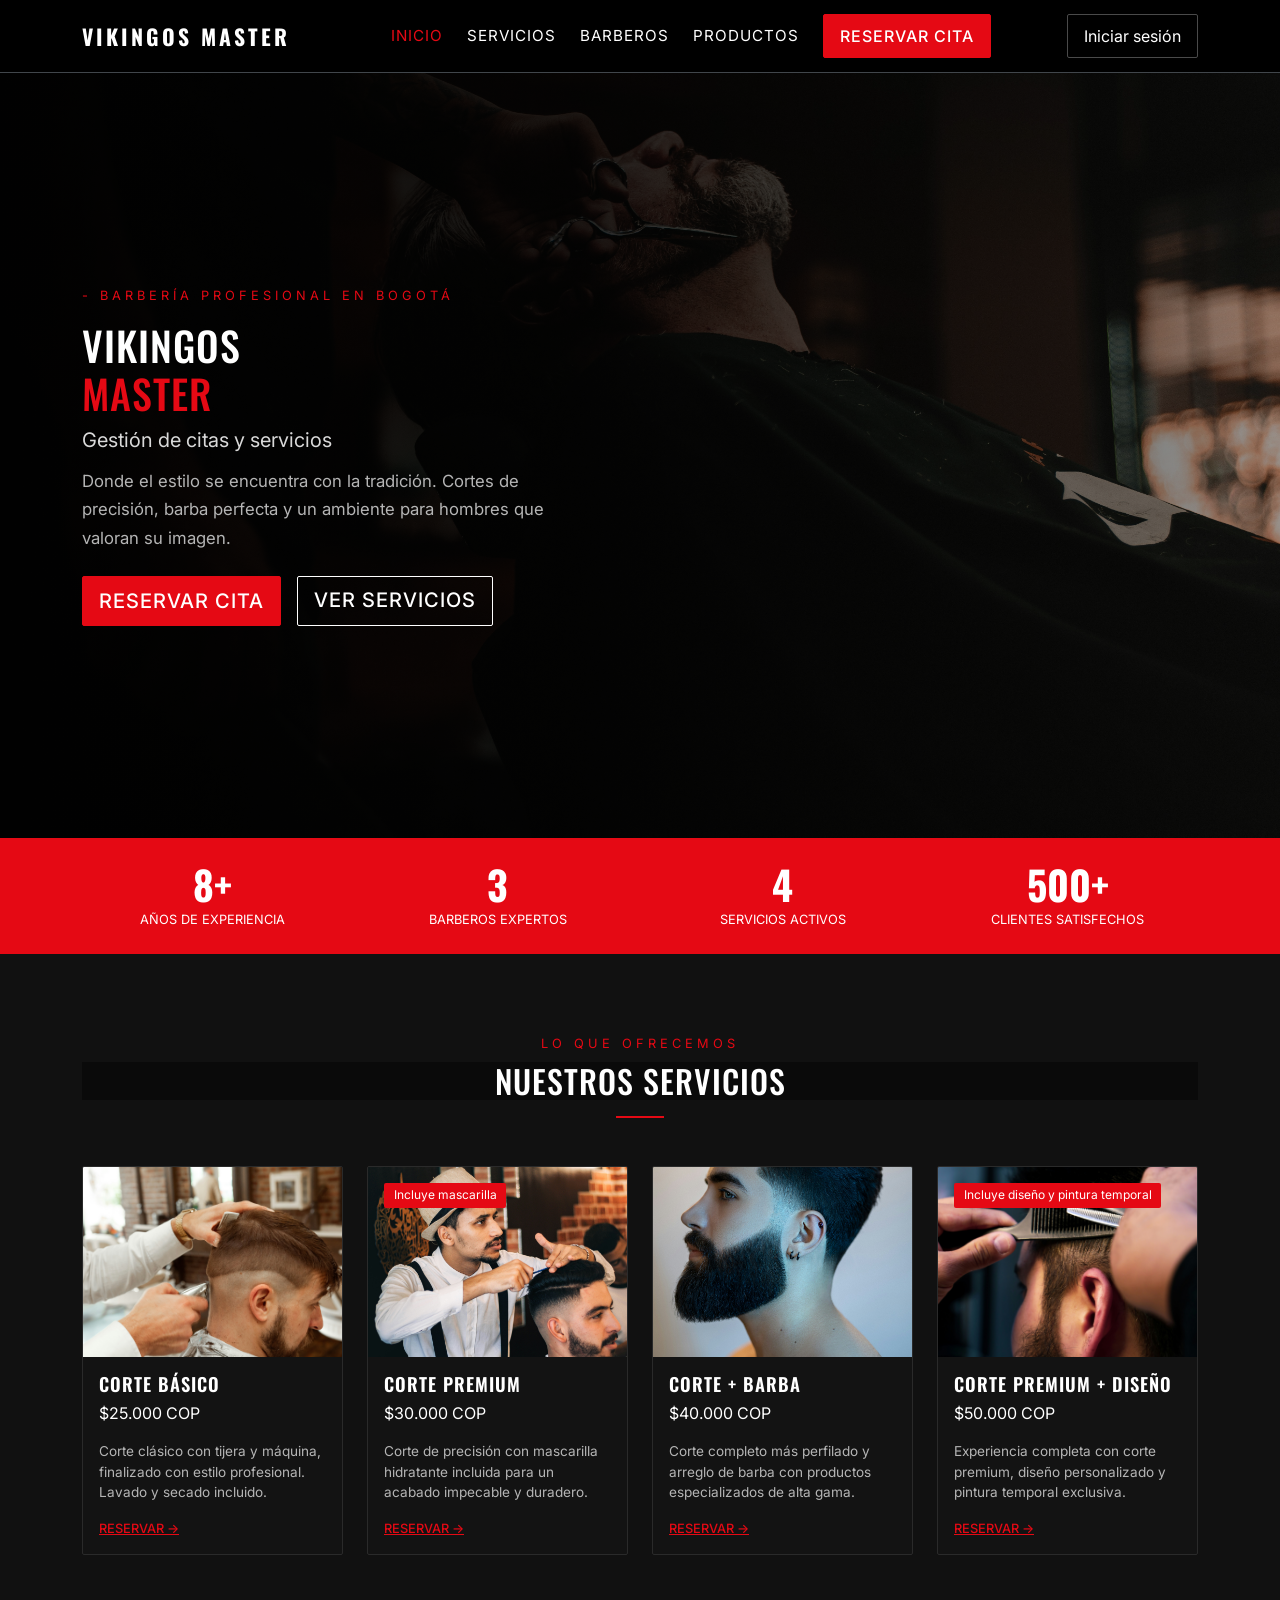
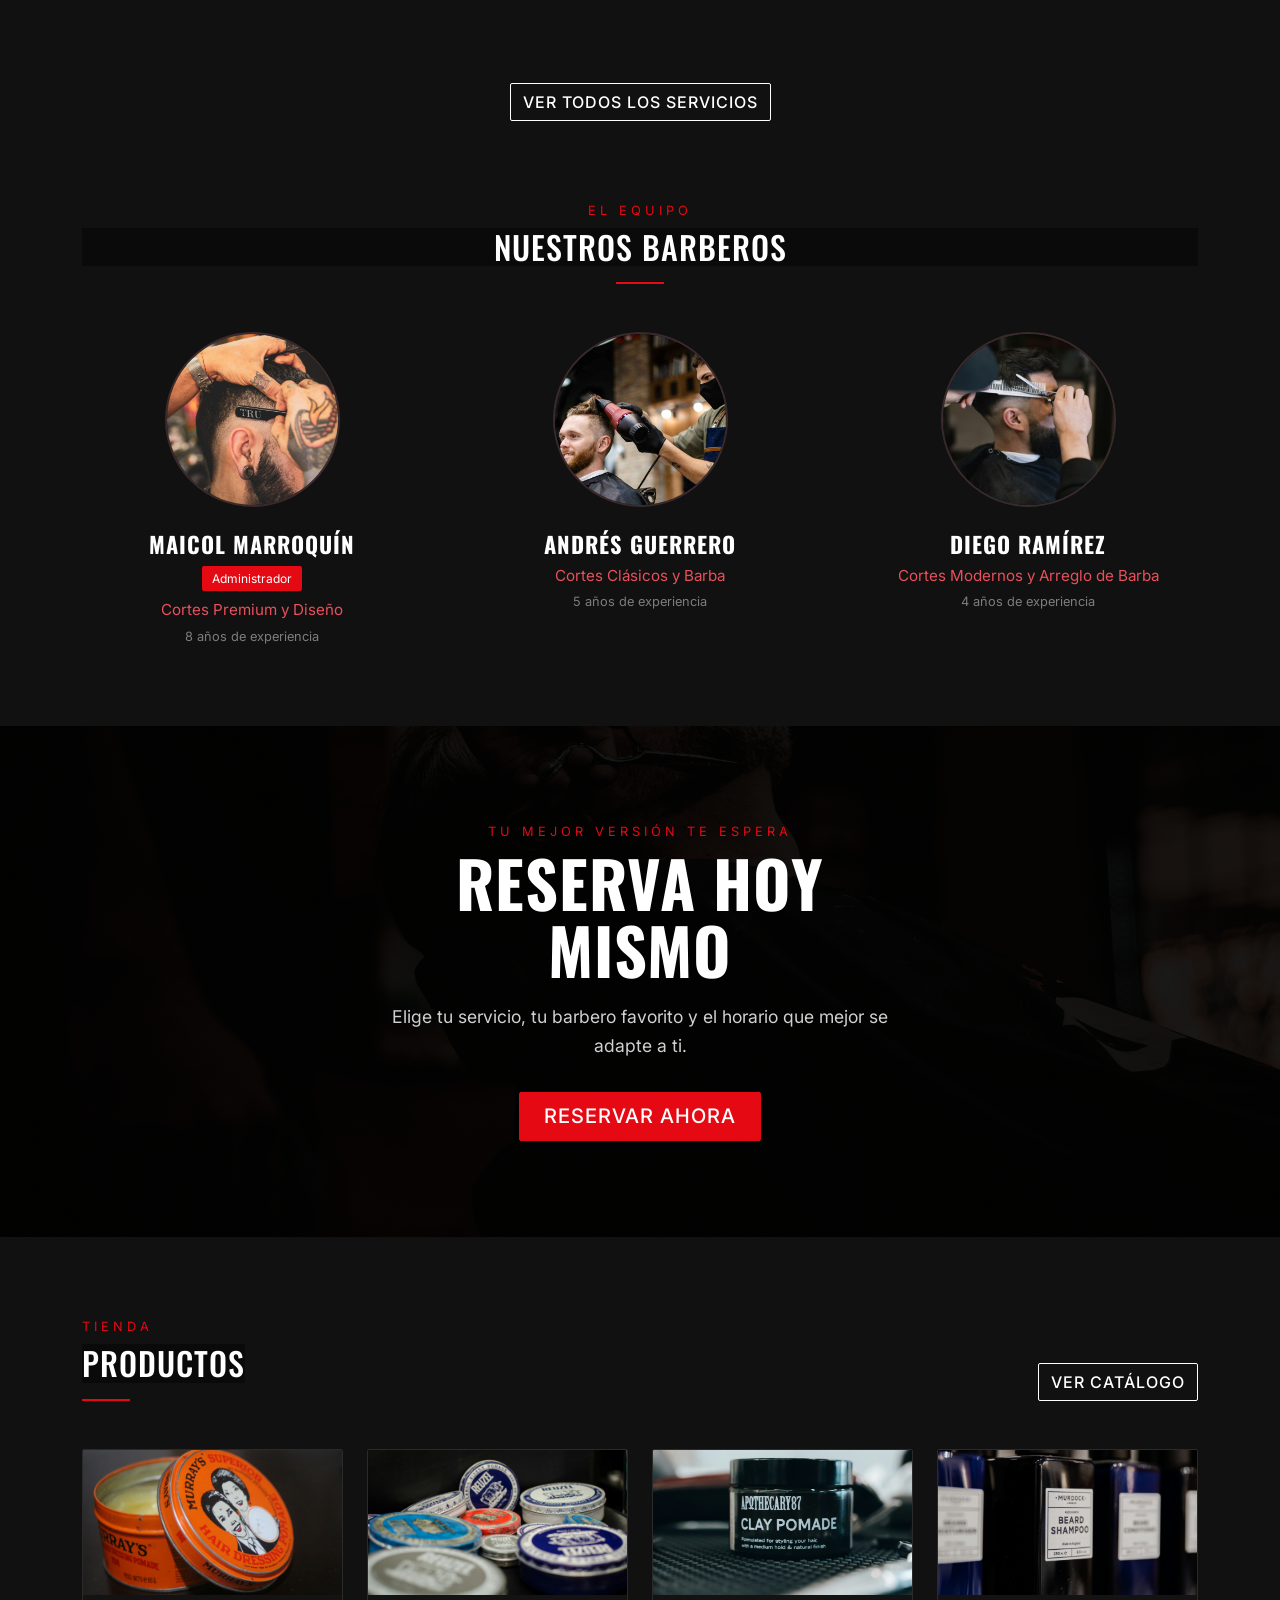
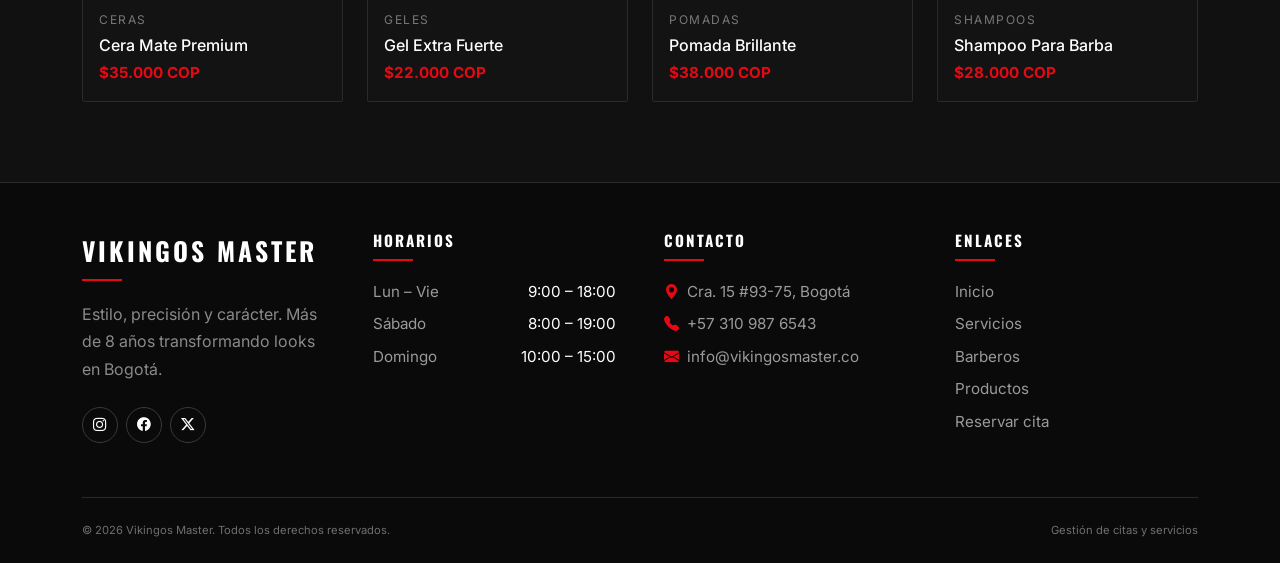
<file: _docs_/trim03/06_Prototipo_Navegable/users/index.html>
<!DOCTYPE html>
<html lang="es" data-bs-theme="dark">
<head>
    <meta charset="UTF-8">
    <meta name="viewport" content="width=device-width, initial-scale=1.0">
    <title>Inicio - Vikingos Master</title>

    <!-- Conexión a Bootstrap 5 -->
    <link rel="stylesheet" href="../assets/css/bootstrap.min.css">
    <link href="https://cdn.jsdelivr.net/npm/bootstrap-icons@1.11.3/font/bootstrap-icons.css" rel="stylesheet">
    <link rel="stylesheet" href="../assets/css/styles.css">
    <link href="https://fonts.googleapis.com/css2?family=Oswald:wght@500;600;700&family=Inter:wght@400;500&display=swap" rel="stylesheet">
</head>
<body>

    <!-- ==================== NAVBAR ==================== -->
    <!-- ========== PASO 1: NAVBAR ========== -->
<nav class="navbar navbar-expand-lg navbar-dark bg-black sticky-top border-bottom border-secondary-subtle">
  <div class="container">

    <!-- Logo (solo texto, todo blanco) -->
    <a class="navbar-brand logo-text" href="#inicio">VIKINGOS MASTER</a>

    <button class="navbar-toggler" type="button"
            data-bs-toggle="collapse" data-bs-target="#menuPrincipal"
            aria-controls="menuPrincipal" aria-expanded="false" aria-label="Abrir menú">
      <span class="navbar-toggler-icon"></span>
    </button>

    <div class="collapse navbar-collapse" id="menuPrincipal">

      <!-- Centro: enlaces + botón RESERVAR CITA -->
      <ul class="navbar-nav mx-lg-auto align-items-lg-center mb-3 mb-lg-0 gap-lg-2">
        <li class="nav-item"><a class="nav-link active" href="#inicio">INICIO</a></li>
        <li class="nav-item"><a class="nav-link" href="#servicios">SERVICIOS</a></li>
        <li class="nav-item"><a class="nav-link" href="#barberos">BARBEROS</a></li>
        <li class="nav-item"><a class="nav-link" href="#productos">PRODUCTOS</a></li>
        <li class="nav-item ms-lg-2">
          <a href="../pages/reservar.html" class="btn btn-vikingo">RESERVAR CITA</a>
        </li>
      </ul>

      <!-- Derecha: solo Iniciar sesión -->

      
      <!-- Visitante: sin sesión -->
<a href="login.html" class="btn btn-login" id="navLogin">Iniciar sesión</a>

<!-- Usuario con sesión (oculto hasta que el JavaScript lo muestre) -->
<div class="nav-user d-none" id="navUser">
  <span class="nav-user-name">Hola, <span id="navUserName">Carlos</span></span>
  <a href="index.html" class="nav-user-exit" id="btnSalir">Salir</a>
</div>



    </div>
  </div>
</nav>

<!-- paso 2: hero -->
<header id="inicio" class="hero d-flex align-items-center">
    <div class="container">
        <div class="row">
            <div class="col-lg-6">
        <p class="hero-eyebrow">- BARBERÍA PROFESIONAL EN BOGOTÁ</p>
        <h1 class="hero-title">
            VIKINGOS
            <span class="text-vikingo d-block">MASTER</span>
        </h1>
     <p class="hero-subtitle">Gestión de citas y servicios</p>
     <p class="hero-text">
         Donde el estilo se encuentra con la tradición. Cortes de precisión,
          barba perfecta y un ambiente para hombres que valoran su imagen.
        </p>

        <div class="d-flex flex-wrap gap-3 mt-4">
            <a href="../pages/reservar.html" class="btn btn-vikingo btn-lg">RESERVAR CITA</a>
            <a href="#servicios" class="btn btn-outline-white btn-lg">VER SERVICIOS</a>
 </div>
            </div>
            </div>
    </div>

</header>

<!-- paso 3 estadisticas -->
 <section class="stats-bar py-4">
  <div class="container">
    <div class="row row-cols-2 row-cols-lg-4 g-4 text-center">
    <div class="col">
      <span class="stat-number d-block">8+</span>
      <span class="stat-label">Años de experiencia</span>
    </div>
    
    <div class="col">
      <span class="stat-number d-block">3</span>
      <span class="stat-label">Barberos expertos</span>
    </div>

    <div class="col">
      <span class="stat-number d-block">4</span>
      <span class="stat-label">Servicios activos</span>
    </div>
  <div class="col">
    <span class="stat-number d-block">500+</span>
    <span class="stat-label">Clientes satisfechos</span>
  </div>
  </div>
  </div>
  </section>


  <!-- paso 4 servicios -->
   <section id="servicios" class="section-dark section-padding">
    <div class="container">

      <!-- encabezado de seccion (se reutiliza en otras secciones )-->
       <div class="text-center mb-5">
        <p class="section-eyebrow">LO QUE OFRECEMOS</p>
        <h2 class="section-title">NUESTROS SERVICIOS</h2>
        <span class="section-line"></span>
       </div>

       <!-- terjetas -->
        <div class="row row-cols-1 row-cols-md-2 row-cols-lg-4 g-4">

          
        <!-- tarjeta 1 -->
         <div class="col">
          <article class="card service-card h-100">
            <img src="../img/cortebasico.jpg" class="card-img-top" alt="Corte básico">
            <div class="card-body d-flex flex-column">
              <h3 class="service-title">CORTE BÁSICO</h3>
              <p class="service-price">$25.000 COP</p>
              <p class="service-desc">Corte clásico con tijera y máquina, finalizado con estilo profesional. Lavado y secado incluido.</p>
              <a href="../pages/reservar.html" class="service-link mt-auto" data-servicio="corte-basico">RESERVAR <span>→</span></a>
            </div>
          </article>
         </div>

<!-- terjeta 2 -->
 <div class="col">
 <article class="card service-card h-100">
  <span class="badge badge-vikingo position-absolute top-0 start-0 m-3">Incluye mascarilla</span>
  <img src="../img/cortepremium.jpg" class="card-img-top" alt="CORTE PREMIUM">
  <div class="card-body d-flex flex-column">
<h3 class="service-title">CORTE PREMIUM</h3>
<p class="service-price">$30.000 COP</p>
<p class="service-desc">Corte de precisión con mascarilla hidratante incluida para un acabado impecable y duradero.</p>
<a href="../pages/reservar.html" class="service-link mt-auto" data-servicio="corte-premium">RESERVAR <span>→</span></a>
</div>
 </article>
        </div>

        <!-- tarjeta 3-->

        <div class="col">
          <article class="card service-card h-100">
            <img src="../img/cortebarba.jpg" class="card-img-top" alt="CORTE Y BARBA">
<div class="card-body d-flex flex-column">
  <h3 class="service-title">CORTE + BARBA</h3>
  <p class="service-price">$40.000 COP</p>
  <p class="service-desc">Corte completo más perfilado y arreglo de barba con productos especializados de alta gama.</p>
  <a href="../pages/reservar.html" class="service-link mt-auto" data-servicio="corte-barba">RESERVAR <span>→</span></a>
          </div>

          </article>
        </div>

        <!-- tarjeta 4-->
         <div class="col">
          <article class="card service-card h-100">
            <span class="badge badge-vikingo position-absolute top-0 start-0 m-3">Incluye diseño y pintura temporal</span>
            <img src="../img/cortepremiumdiseño.jpg" class="card-img-top" alt="Corte premium con diseño">
          <div class="card-body d-flex flex-column">
            <h3 class="service-title">CORTE PREMIUM + DISEÑO</h3>
            <p class="service-price">$50.000 COP</p>
            <p class="service-desc">Experiencia completa con corte premium, diseño personalizado y pintura temporal exclusiva.</p>
            <a href="../pages/reservar.html" class="service-link mt-auto" data-servicio="corte-premium-diseño">RESERVAR <span>→</span>
            </a>
          </div>
          </article>
         </div>
        </div>
    </div>
    </section>

    <div class="text-center mt-5">
      <a href="../pages/servicios.html" class="btn btn-outline-white">VER TODOS LOS SERVICIOS</a>
    </div>

  </div>
</section>

<!-- PASO 5: SECCION BARBEROS -->
 <section id="barberos" class="section-padding">
  <div class="container">
    <div class="text-center mb-5">
      <p class="section-eyebrow">EL EQUIPO</p>
      <h2 class="section-title">NUESTROS BARBEROS</h2>
      <span class="section-line"></span>
    </div>

    <div class="row row-cols-1 row-cols-md-3 g-5 text-center">
    
<!-- barber0 1 (necesita edicion para nombre de persona real y foto) -->
 <div class="col">
<img src="../img/maicol.png" class="barber-photo rounded-circle mb-4" alt="Carlos Vikingo">
<h3 class="barber-name">Maicol Marroquín</h3>
<span class="badge badge-vikingo mb-2">Administrador</span>
<p class="barber-specialty">Cortes Premium y Diseño</p>
<p class="barber-exp">8 años de experiencia</p>
 </div>

 <!-- barbero 2 (necesita edicion para nombre de persona real y foto)-->
 <div class="col">
  <img src="../img/andres.jpg" class="barber-photo rounded-circle mb-4" alt="Andrés Guerrero">
  <h3 class="barber-name">Andrés Guerrero</h3>
  <p class="barber-specialty">Cortes Clásicos y Barba</p>
  <p class="barber-exp">5 años de experiencia</p>
 </div> 
 
 <!-- barbero 3 (necesita edicion para nombre de persona real y foto)-->
<div class="col">
  <img src="../img/diego.png" class="barber-photo rounded-circle mb-4" alt="Diego Ramírez">
  <h3 class="barber-name">Diego Ramírez</h3>
  <p class="barber-specialty">Cortes Modernos y Arreglo de Barba</p>
<p class="barber-exp">4 años de experiencia</p>
</div>
    </div>
  </div>
 </section>
 
<!-- 6 reservar cita -->
<section id="reservar" class="cta-section text-center">
  <div class="container">

    <p class="section-eyebrow">TU MEJOR VERSIÓN TE ESPERA</p>

    <h2 class="cta-title">RESERVA HOY MISMO</h2>

    <p class="cta-text">
      Elige tu servicio, tu barbero favorito y el horario que mejor se adapte a ti.
    </p>

    
    <a href="../pages/reservar.html" class="btn btn-vikingo btn-lg px-4">RESERVAR AHORA</a>

  </div>
</section>


<!-- 7 productos -->
<section id="productos" class="section-dark section-padding">
  <div class="container">

    <!-- Encabezado a la izquierda + botón a la derecha -->
    <div class="d-flex flex-wrap justify-content-between align-items-end gap-3 mb-5">
      <div>
        <p class="section-eyebrow">TIENDA</p>
        <h2 class="section-title">PRODUCTOS</h2>
        <span class="section-line ms-0"></span>
      </div>
      <a href="../products/product_read.html" class="btn btn-outline-white">VER CATÁLOGO</a>
    </div>

    <!-- Tarjetas -->
    <div class="row row-cols-1 row-cols-sm-2 row-cols-lg-4 g-4">

      <div class="col">
        <article class="card service-card product-card h-100">
          <img src="../img/cera.jpg" class="card-img-top" alt="Cera Mate Premium">
          <div class="card-body">
            <p class="product-category">Ceras</p>
            <p class="product-name">Cera Mate Premium</p>
            <p class="product-price">$35.000 COP</p>
          </div>
        </article>
      </div>

      <div class="col">
        <article class="card service-card product-card h-100">
          <img src="../img/gel.jpg" class="card-img-top" alt="Gel Extra Fuerte">
          <div class="card-body">
            <p class="product-category">Geles</p>
            <p class="product-name">Gel Extra Fuerte</p>
            <p class="product-price">$22.000 COP</p>
          </div>
        </article>
      </div>

      <div class="col">
        <article class="card service-card product-card h-100">
          <img src="../img/pomada.jpg" class="card-img-top" alt="Pomada Brillante">
          <div class="card-body">
            <p class="product-category">Pomadas</p>
            <p class="product-name">Pomada Brillante</p>
            <p class="product-price">$38.000 COP</p>
          </div>
        </article>
      </div>

      <div class="col">
        <article class="card service-card product-card h-100">
          <img src="../img/shampoobarba.jpg" class="card-img-top" alt="Shampoo para barba">
          <div class="card-body">
            <p class="product-category">Shampoos</p>
            <p class="product-name">Shampoo Para Barba</p>
            <p class="product-price">$28.000 COP</p>
          </div>
        </article>
      </div>

    </div>
  </div>
</section>

<!-- 8 pie de pagina -->
<footer class="site-footer pt-5">
  <div class="container">

    <div class="row g-5 pb-5">

      <!-- Columna 1: marca + redes -->
      <div class="col-md-6 col-lg-3">
        <p class="footer-brand logo-text">VIKINGOS MASTER</p>
        <span class="footer-line"></span>
        <p class="footer-text">Estilo, precisión y carácter. Más de 8 años transformando looks en Bogotá.</p>
        <div class="d-flex gap-2">
          <a href="#" class="social-btn" aria-label="Instagram"><i class="bi bi-instagram"></i></a>
          <a href="#" class="social-btn" aria-label="Facebook"><i class="bi bi-facebook"></i></a>
          <a href="#" class="social-btn" aria-label="X (Twitter)"><i class="bi bi-twitter-x"></i></a>
        </div>
      </div>

      <!-- Columna 2: horarios -->
      <div class="col-md-6 col-lg-3">
        <h3 class="footer-title">Horarios</h3>
        <span class="footer-line"></span>
        <ul class="list-unstyled footer-list">
          <li class="d-flex justify-content-between"><span>Lun – Vie</span><span class="text-white">9:00 – 18:00</span></li>
          <li class="d-flex justify-content-between"><span>Sábado</span><span class="text-white">8:00 – 19:00</span></li>
          <li class="d-flex justify-content-between"><span>Domingo</span><span class="text-white">10:00 – 15:00</span></li>
        </ul>
      </div>

      <!-- Columna 3: contacto -->
      <div class="col-md-6 col-lg-3">
        <h3 class="footer-title">Contacto</h3>
        <span class="footer-line"></span>
        <ul class="list-unstyled footer-list">
          <li><i class="bi bi-geo-alt-fill text-vikingo me-2"></i>Cra. 15 #93-75, Bogotá</li>
          <li><i class="bi bi-telephone-fill text-vikingo me-2"></i>+57 310 987 6543</li>
          <li><i class="bi bi-envelope-fill text-vikingo me-2"></i>info@vikingosmaster.co</li>
        </ul>
      </div>

      <!-- Columna 4: enlaces -->
      <div class="col-md-6 col-lg-3">
        <h3 class="footer-title">Enlaces</h3>
        <span class="footer-line"></span>
        <ul class="list-unstyled footer-list">
          <li><a href="#inicio">Inicio</a></li>
          <li><a href="#servicios">Servicios</a></li>
          <li><a href="#barberos">Barberos</a></li>
          <li><a href="#productos">Productos</a></li>
          <li><a href="../pages/reservar.html">Reservar cita</a></li>
        </ul>
      </div>

    </div>

    <!-- Barra inferior -->
    <div class="footer-bottom d-flex flex-wrap justify-content-between gap-2 py-4">
      <small>© 2026 Vikingos Master. Todos los derechos reservados.</small>
      <small>Gestión de citas y servicios</small>
    </div>

  </div>
</footer>

<script src="https://cdn.jsdelivr.net/npm/bootstrap@5.3.3/dist/js/bootstrap.bundle.min.js"></script>
 <script src="../js/datos.js"></script>
<script src="../js/sesion.js"></script>
<script src="../js/main.js"></script>
</html>
</file>
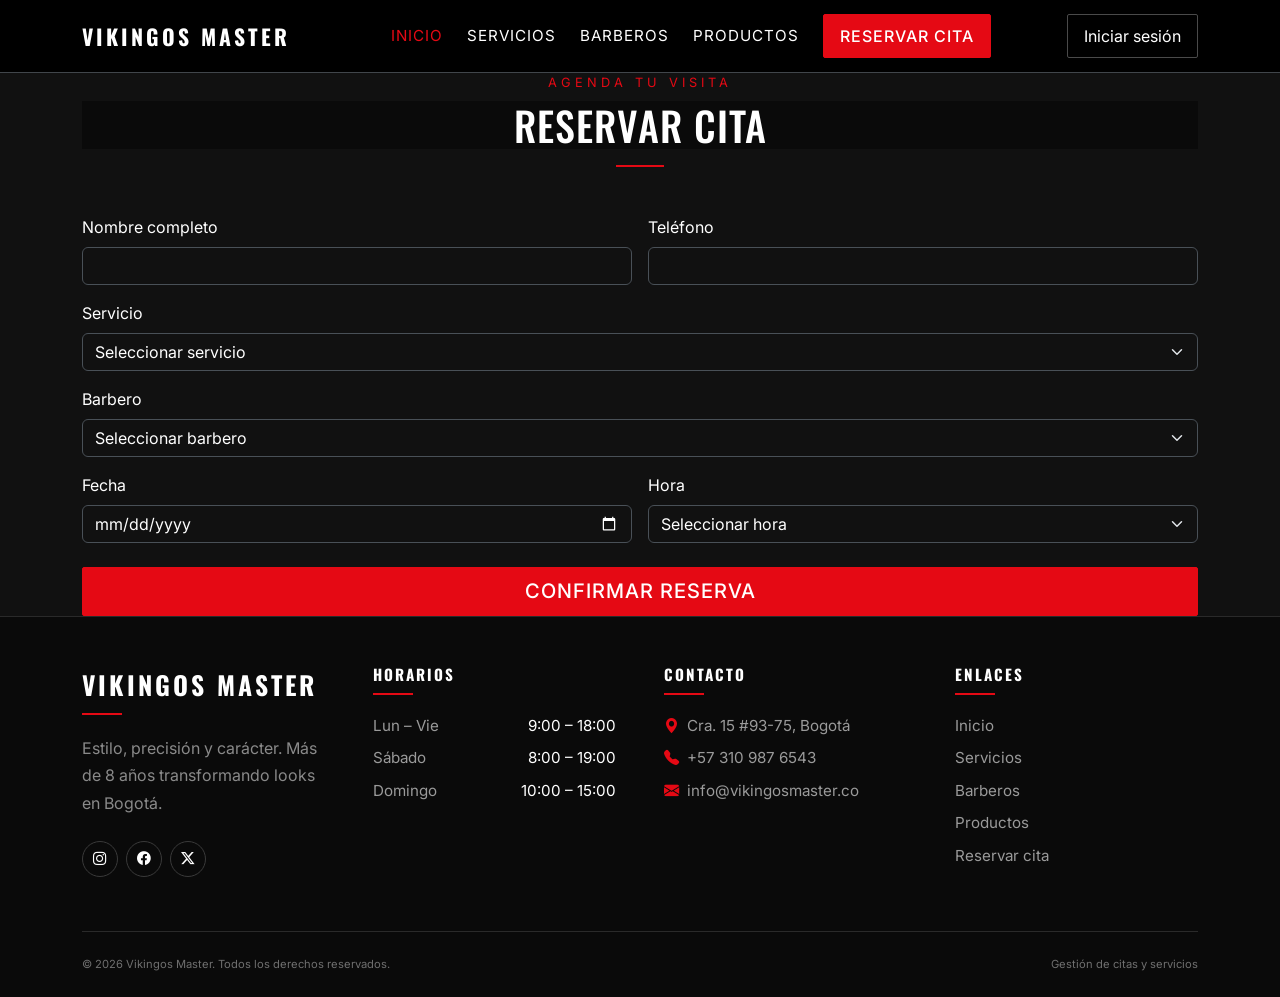
<file: _docs_/trim03/06_Prototipo_Navegable/pages/reservar.html>
<!DOCTYPE html>
<html lang="es" data-bs-theme="dark">
<head>
  <meta charset="UTF-8">
  <meta name="viewport" content="width=device-width, initial-scale=1">
  <title>Reservar cita | Vikingos Master</title>

 <link rel="stylesheet" href="../assets/css/bootstrap.min.css">
<link href="https://cdn.jsdelivr.net/npm/bootstrap-icons@1.11.3/font/bootstrap-icons.css" rel="stylesheet">
  <link href="../assets/css/styles.css" rel="stylesheet">
  <link href="https://fonts.googleapis.com/css2?family=Oswald:wght@500;600;700&family=Inter:wght@400;500&display=swap" rel="stylesheet">

</head>
<body>

 <!-- ========== PASO 1: NAVBAR ========== -->
<nav class="navbar navbar-expand-lg navbar-dark bg-black sticky-top border-bottom border-secondary-subtle">
  <div class="container">

    <!-- Logo (solo texto, todo blanco) -->
    <a class="navbar-brand logo-text" href="#inicio">VIKINGOS MASTER</a>

    <button class="navbar-toggler" type="button"
            data-bs-toggle="collapse" data-bs-target="#menuPrincipal"
            aria-controls="menuPrincipal" aria-expanded="false" aria-label="Abrir menú">
      <span class="navbar-toggler-icon"></span>
    </button>

    <div class="collapse navbar-collapse" id="menuPrincipal">

      <!-- Centro: enlaces + botón RESERVAR CITA -->
      <ul class="navbar-nav mx-lg-auto align-items-lg-center mb-3 mb-lg-0 gap-lg-2">
        <li class="nav-item"><a class="nav-link active" href="../users/index.html">INICIO</a></li>
        <li class="nav-item"><a class="nav-link" href="../pages/servicios.html">SERVICIOS</a></li>
        <li class="nav-item"><a class="nav-link" href="#barberos">BARBEROS</a></li>
        <li class="nav-item"><a class="nav-link" href="#productos">PRODUCTOS</a></li>
        <li class="nav-item ms-lg-2">
          <a href="../pages/reservar.html" class="btn btn-vikingo">RESERVAR CITA</a>
        </li>
      </ul>

      <!-- Derecha: solo Iniciar sesión -->
      <a href="../users/login.html" class="btn btn-login">Iniciar sesión</a>

    </div>
  </div>
</nav>

  <!-- ========== PASO 9: RESERVAR CITA ========== -->
  <main class="reserva-section section-dark">
    <div class="container">

      <div class="text-center mb-5">
        <p class="section-eyebrow">AGENDA TU VISITA</p>
        <h1 class="section-title">RESERVAR CITA</h1>
        <span class="section-line"></span>
      </div>

      <div class="form-card mx-auto" id="tarjetaForm">
        <form id="formReserva">
          <div class="row g-3">

            <div class="col-md-6">
              <label for="nombre" class="form-label">Nombre completo</label>
              <input type="text" id="nombre" name="nombre" class="form-control" required>
            </div>

             <!-- Tarjeta de confirmación -->
      <div id="confirmacion" class="confirm-card mx-auto text-center d-none">
        <div class="confirm-icon mx-auto mb-3"><i class="bi bi-check-lg"></i></div>
        <h2 class="confirm-title">CITA CONFIRMADA</h2>
        <p class="confirm-text">Tu cita ha sido registrada. Te esperamos en Vikingos Master.</p>

        <ul class="confirm-summary list-unstyled text-start">
          <li>Servicio: <strong id="resServicio">Corte Premium</strong></li>
          <li>Barbero: <strong id="resBarbero">Carlos Vikingo</strong></li>
          <li>Fecha: <strong id="resFecha">2026-10-30</strong></li>
          <li>Hora: <strong id="resHora">10:00 AM</strong></li>
          <li>Contacto: <strong id="resContacto">3001234567</strong></li>
        </ul>

        <button type="button" id="btnNueva" class="btn btn-vikingo">NUEVA RESERVA</button>
      </div>

            <div class="col-md-6">
              <label for="telefono" class="form-label">Teléfono</label>
              <input type="tel" id="telefono" name="telefono" class="form-control"
       pattern="[0-9]{7,10}" inputmode="numeric"
       title="Escribe solo números (7 a 10 dígitos)" required>
            </div>

            <div class="col-12">
              <label for="servicio" class="form-label">Servicio</label>
              <select id="servicio" name="servicio" class="form-select" required>
                <option value="" selected>Seleccionar servicio</option>
                <option value="corte-basico">Corte Básico — $25.000 COP</option>
                <option value="corte-premium">Corte Premium — $30.000 COP</option>
                <option value="corte-barba">Corte + Barba — $40.000 COP</option>
                <option value="corte-premium-diseno">Corte Premium + Diseño — $55.000 COP</option>
              </select>
            </div>

            <div class="col-12">
              <label for="barbero" class="form-label">Barbero</label>
              <select id="barbero" name="barbero" class="form-select" required>
                <option value="" selected>Seleccionar barbero</option>
                <option value="carlos">Carlos Vikingo — Cortes Premium y Diseño</option>
                <option value="andres">Andrés Guerrero — Cortes Clásicos y Barba</option>
                <option value="diego">Diego Ramírez — Cortes Modernos y Fade</option>
              </select>
            </div>

            <div class="col-md-6">
              <label for="fecha" class="form-label">Fecha</label>
              <input type="date" id="fecha" name="fecha" class="form-control" required>
            </div>

            <div class="col-md-6">
              <label for="hora" class="form-label">Hora</label>
              <select id="hora" name="hora" class="form-select" required>
                <option value="" selected>Seleccionar hora</option>
                <option value="09:00">9:00 AM</option>
                <option value="10:00">10:00 AM</option>
                <option value="11:00">11:00 AM</option>
                <option value="12:00">12:00 PM</option>
                <option value="14:00">2:00 PM</option>
                <option value="15:00">3:00 PM</option>
                <option value="16:00">4:00 PM</option>
                <option value="17:00">5:00 PM</option>
              </select>
            </div>

            <div class="col-12 d-none" id="mensajeError">
              <div class="alert alert-danger mb-0" role="alert"></div>
            </div>

            <div class="col-12 d-grid mt-4">
              <button type="submit" class="btn btn-vikingo btn-lg">CONFIRMAR RESERVA</button>
            </div>

          </div>
        </form>
      </div>
      
      <!-- confirmar cita -->

<div id="confirmacion" class="confirm-card mx-auto text-center d-none">
        <div class="confirm-icon mx-auto mb-3"><i class="bi bi-check-lg"></i></div>
        <h2 class="confirm-title">CITA CONFIRMADA</h2>
        <p class="confirm-text">Tu cita ha sido registrada. Te esperamos en Vikingos Master.</p>

        <ul class="confirm-summary list-unstyled text-start">
          <li>Servicio: <strong id="resServicio"></strong></li>
          <li>Barbero: <strong id="resBarbero"></strong></li>
          <li>Fecha: <strong id="resFecha"></strong></li>
          <li>Hora: <strong id="resHora"></strong></li>
          <li>Contacto: <strong id="resContacto"></strong></li>
        </ul>

        <button type="button" id="btnNueva" class="btn btn-vikingo">NUEVA RESERVA</button>
      </div>


    </div>
  </main>

  <!--  pie de pagina -->
<footer class="site-footer pt-5">
  <div class="container">

    <div class="row g-5 pb-5">

      <!-- Columna 1: marca + redes -->
      <div class="col-md-6 col-lg-3">
        <p class="footer-brand logo-text">VIKINGOS MASTER</p>
        <span class="footer-line"></span>
        <p class="footer-text">Estilo, precisión y carácter. Más de 8 años transformando looks en Bogotá.</p>
        <div class="d-flex gap-2">
          <a href="#" class="social-btn" aria-label="Instagram"><i class="bi bi-instagram"></i></a>
          <a href="#" class="social-btn" aria-label="Facebook"><i class="bi bi-facebook"></i></a>
          <a href="#" class="social-btn" aria-label="X (Twitter)"><i class="bi bi-twitter-x"></i></a>
        </div>
      </div>

      <!-- Columna 2: horarios -->
      <div class="col-md-6 col-lg-3">
        <h3 class="footer-title">Horarios</h3>
        <span class="footer-line"></span>
        <ul class="list-unstyled footer-list">
          <li class="d-flex justify-content-between"><span>Lun – Vie</span><span class="text-white">9:00 – 18:00</span></li>
          <li class="d-flex justify-content-between"><span>Sábado</span><span class="text-white">8:00 – 19:00</span></li>
          <li class="d-flex justify-content-between"><span>Domingo</span><span class="text-white">10:00 – 15:00</span></li>
        </ul>
      </div>

      <!-- Columna 3: contacto -->
      <div class="col-md-6 col-lg-3">
        <h3 class="footer-title">Contacto</h3>
        <span class="footer-line"></span>
        <ul class="list-unstyled footer-list">
          <li><i class="bi bi-geo-alt-fill text-vikingo me-2"></i>Cra. 15 #93-75, Bogotá</li>
          <li><i class="bi bi-telephone-fill text-vikingo me-2"></i>+57 310 987 6543</li>
          <li><i class="bi bi-envelope-fill text-vikingo me-2"></i>info@vikingosmaster.co</li>
        </ul>
      </div>

      <!-- Columna 4: enlaces -->
      <div class="col-md-6 col-lg-3">
        <h3 class="footer-title">Enlaces</h3>
        <span class="footer-line"></span>
        <ul class="list-unstyled footer-list">
          <li><a href="/users/index.html">Inicio</a></li>
          <li><a href="#servicios">Servicios</a></li>
          <li><a href="#barberos">Barberos</a></li>
          <li><a href="#productos">Productos</a></li>
          <li><a href="/pages/reservar.html">Reservar cita</a></li>
        </ul>
      </div>

    </div>

    <!-- Barra inferior -->
    <div class="footer-bottom d-flex flex-wrap justify-content-between gap-2 py-4">
      <small>&copy; 2026 Vikingos Master. Todos los derechos reservados.</small>
      <small>Gestión de citas y servicios</small>
    </div>

  </div>
</footer>


  <script src="https://cdn.jsdelivr.net/npm/bootstrap@5.3.3/dist/js/bootstrap.bundle.min.js"></script>
  <script src="../js/datos.js"></script>
<script src="../js/sesion.js"></script>
<script src="../js/citas.js"></script>
<script src="../js/main.js"></script>
</body>
</html>
</file>
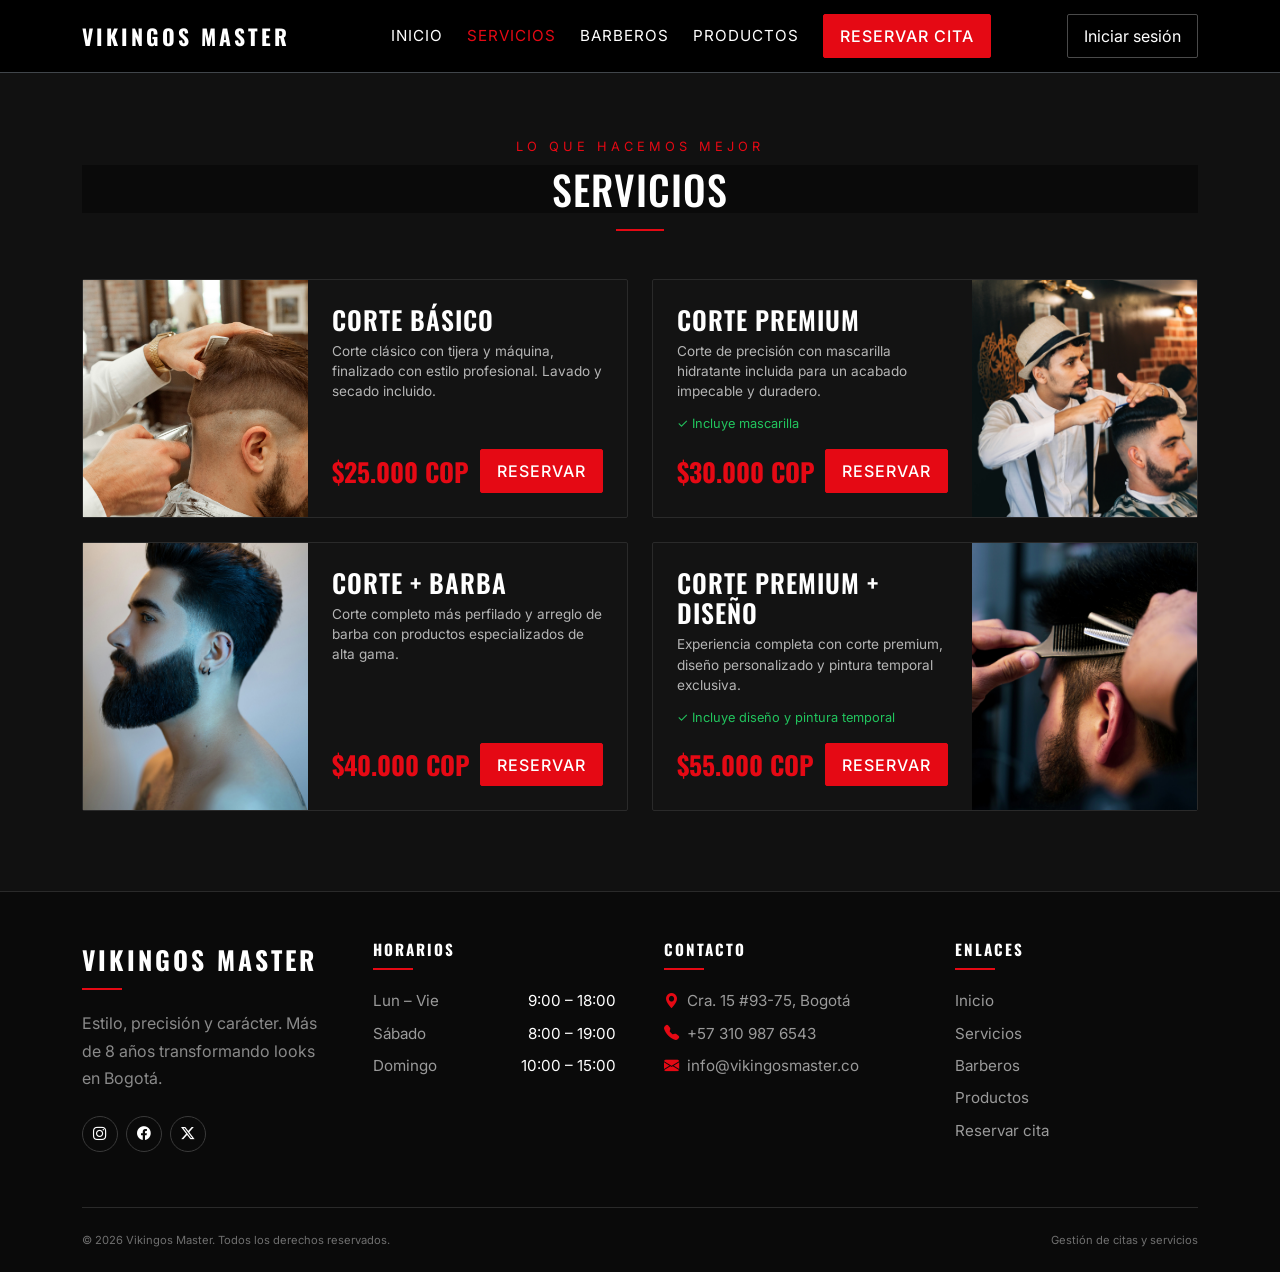
<file: _docs_/trim03/06_Prototipo_Navegable/pages/servicios.html>
<!DOCTYPE html>
<html lang="es" data-bs-theme="dark">
<head>
  <meta charset="UTF-8">
  <meta name="viewport" content="width=device-width, initial-scale=1">
  <title>Servicios  Vikingos Master</title>

 <link rel="stylesheet" href="../assets/css/bootstrap.min.css">
<link href="https://cdn.jsdelivr.net/npm/bootstrap-icons@1.11.3/font/bootstrap-icons.css" rel="stylesheet">
  <link href="../assets/css/styles.css" rel="stylesheet">
  <link href="https://fonts.googleapis.com/css2?family=Oswald:wght@500;600;700&family=Inter:wght@400;500&display=swap" rel="stylesheet">

</head>
<body>

 <!-- ========== PASO 1: NAVBAR ========== -->
<nav class="navbar navbar-expand-lg navbar-dark bg-black sticky-top border-bottom border-secondary-subtle">
  <div class="container">

    <!-- Logo (solo texto, todo blanco) -->
    <a class="navbar-brand logo-text" href="#inicio">VIKINGOS MASTER</a>

    <button class="navbar-toggler" type="button"
            data-bs-toggle="collapse" data-bs-target="#menuPrincipal"
            aria-controls="menuPrincipal" aria-expanded="false" aria-label="Abrir menú">
      <span class="navbar-toggler-icon"></span>
    </button>

    <div class="collapse navbar-collapse" id="menuPrincipal">

      <!-- Centro: enlaces + botón RESERVAR CITA -->
      <ul class="navbar-nav mx-lg-auto align-items-lg-center mb-3 mb-lg-0 gap-lg-2">
       <li class="nav-item"><a class="nav-link" href="../users/index.html">INICIO</a></li>
       <li class="nav-item"><a class="nav-link active" href="../pages/servicios.html">SERVICIOS</a></li>
        <li class="nav-item"><a class="nav-link" href="#barberos">BARBEROS</a></li>
        <li class="nav-item"><a class="nav-link" href="#productos">PRODUCTOS</a></li>
        <li class="nav-item ms-lg-2">
          <a href="../pages/reservar.html" class="btn btn-vikingo">RESERVAR CITA</a>
        </li>
      </ul>

      <!-- Derecha: solo Iniciar sesión -->
      <a href="../pages/login.html" class="btn btn-login">Iniciar sesión</a>

    </div>
  </div>
</nav>

  <!--  PASO 11: PÁGINA SERVICIOS -->
  <main class="services-page section-dark">
    <div class="container">

      <div class="text-center mb-5">
        <p class="section-eyebrow">LO QUE HACEMOS MEJOR</p>
        <h1 class="section-title">SERVICIOS</h1>
        <span class="section-line"></span>
      </div>

      <div class="row row-cols-1 row-cols-lg-2 g-4">

        <!-- Servicio 1: foto a la izquierda -->
        <div class="col">
          <article class="card service-card flex-md-row h-100">
            <div class="service-media">
              <img src="../img/cortebasico.jpg" alt="Corte básico">
            </div>
            <div class="card-body d-flex flex-column">
              <h2 class="service-title">Corte básico</h2>
              <p class="service-desc">Corte clásico con tijera y máquina, finalizado con estilo profesional. Lavado y secado incluido.</p>
              <div class="d-flex justify-content-between align-items-center mt-auto">
                <span class="service-price">$25.000 COP</span>
                <a href="reservar.html" class="btn btn-vikingo" data-servicio="corte-basico">RESERVAR</a>
              </div>
            </div>
          </article>
        </div>

        <!-- Servicio 2: foto a la derecha -->
        <div class="col">
          <article class="card service-card flex-md-row-reverse h-100">
            <div class="service-media">
              <span class="badge badge-vikingo position-absolute top-0 start-0 m-2">Incluye mascarilla</span>
              <img src="../img/cortepremium.jpg" alt="Corte premium">
            </div>
            <div class="card-body d-flex flex-column">
              <h2 class="service-title">Corte premium</h2>
              <p class="service-desc">Corte de precisión con mascarilla hidratante incluida para un acabado impecable y duradero.</p>
              <p class="service-includes">✓ Incluye mascarilla</p>
              <div class="d-flex justify-content-between align-items-center mt-auto">
                <span class="service-price">$30.000 COP</span>
                <a href="reservar.html" class="btn btn-vikingo" data-servicio="corte-premium">RESERVAR</a>
              </div>
            </div>
          </article>
        </div>

        <!-- Servicio 3: foto a la izquierda -->
        <div class="col">
          <article class="card service-card flex-md-row h-100">
            <div class="service-media">
              <img src="../img/cortebarba.jpg" alt="Corte y barba">
            </div>
            <div class="card-body d-flex flex-column">
              <h2 class="service-title">Corte + barba</h2>
              <p class="service-desc">Corte completo más perfilado y arreglo de barba con productos especializados de alta gama.</p>
              <div class="d-flex justify-content-between align-items-center mt-auto">
                <span class="service-price">$40.000 COP</span>
                <a href="reservar.html" class="btn btn-vikingo" data-servicio="corte-barba">RESERVAR</a>
              </div>
            </div>
          </article>
        </div>

        <!-- Servicio 4: foto a la derecha -->
        <div class="col">
          <article class="card service-card flex-md-row-reverse h-100">
            <div class="service-media">
              <span class="badge badge-vikingo position-absolute top-0 start-0 m-2">Incluye diseño y pintura temporal</span>
              <img src="../img/cortepremiumdiseño.jpg" alt="Corte premium con diseño">
            </div>
            <div class="card-body d-flex flex-column">
              <h2 class="service-title">Corte premium + diseño</h2>
              <p class="service-desc">Experiencia completa con corte premium, diseño personalizado y pintura temporal exclusiva.</p>
              <p class="service-includes">✓ Incluye diseño y pintura temporal</p>
              <div class="d-flex justify-content-between align-items-center mt-auto">
                <span class="service-price">$55.000 COP</span>
                <a href="reservar.html" class="btn btn-vikingo" data-servicio="corte-premium-diseno">RESERVAR</a>
              </div>
            </div>
          </article>
        </div>

      </div>
    </div>
  </main>

  <!--  pie de pagina -->
<footer class="site-footer pt-5">
  <div class="container">

    <div class="row g-5 pb-5">

      <!-- Columna 1: marca + redes -->
      <div class="col-md-6 col-lg-3">
        <p class="footer-brand logo-text">VIKINGOS MASTER</p>
        <span class="footer-line"></span>
        <p class="footer-text">Estilo, precisión y carácter. Más de 8 años transformando looks en Bogotá.</p>
        <div class="d-flex gap-2">
          <a href="#" class="social-btn" aria-label="Instagram"><i class="bi bi-instagram"></i></a>
          <a href="#" class="social-btn" aria-label="Facebook"><i class="bi bi-facebook"></i></a>
          <a href="#" class="social-btn" aria-label="X (Twitter)"><i class="bi bi-twitter-x"></i></a>
        </div>
      </div>

      <!-- Columna 2: horarios -->
      <div class="col-md-6 col-lg-3">
        <h3 class="footer-title">Horarios</h3>
        <span class="footer-line"></span>
        <ul class="list-unstyled footer-list">
          <li class="d-flex justify-content-between"><span>Lun – Vie</span><span class="text-white">9:00 – 18:00</span></li>
          <li class="d-flex justify-content-between"><span>Sábado</span><span class="text-white">8:00 – 19:00</span></li>
          <li class="d-flex justify-content-between"><span>Domingo</span><span class="text-white">10:00 – 15:00</span></li>
        </ul>
      </div>

      <!-- Columna 3: contacto -->
      <div class="col-md-6 col-lg-3">
        <h3 class="footer-title">Contacto</h3>
        <span class="footer-line"></span>
        <ul class="list-unstyled footer-list">
          <li><i class="bi bi-geo-alt-fill text-vikingo me-2"></i>Cra. 15 #93-75, Bogotá</li>
          <li><i class="bi bi-telephone-fill text-vikingo me-2"></i>+57 310 987 6543</li>
          <li><i class="bi bi-envelope-fill text-vikingo me-2"></i>info@vikingosmaster.co</li>
        </ul>
      </div>

      <!-- Columna 4: enlaces -->
      <div class="col-md-6 col-lg-3">
        <h3 class="footer-title">Enlaces</h3>
        <span class="footer-line"></span>
        <ul class="list-unstyled footer-list">
          <li><a href="/users/index.html">Inicio</a></li>
          <li><a href="#servicios">Servicios</a></li>
          <li><a href="#barberos">Barberos</a></li>
          <li><a href="#productos">Productos</a></li>
          <li><a href="/pages/reservar.html">Reservar cita</a></li>
        </ul>
      </div>

    </div>

    <!-- Barra inferior -->
    <div class="footer-bottom d-flex flex-wrap justify-content-between gap-2 py-4">
      <small>&copy; 2026 Vikingos Master. Todos los derechos reservados.</small>
      <small>Gestión de citas y servicios</small>
    </div>

  </div>
</footer>


  <script src="https://cdn.jsdelivr.net/npm/bootstrap@5.3.3/dist/js/bootstrap.bundle.min.js"></script>
<script src="../js/datos.js"></script>
<script src="../js/sesion.js"></script>
<script src="../js/main.js"></script>
</body>
</html>
</file>
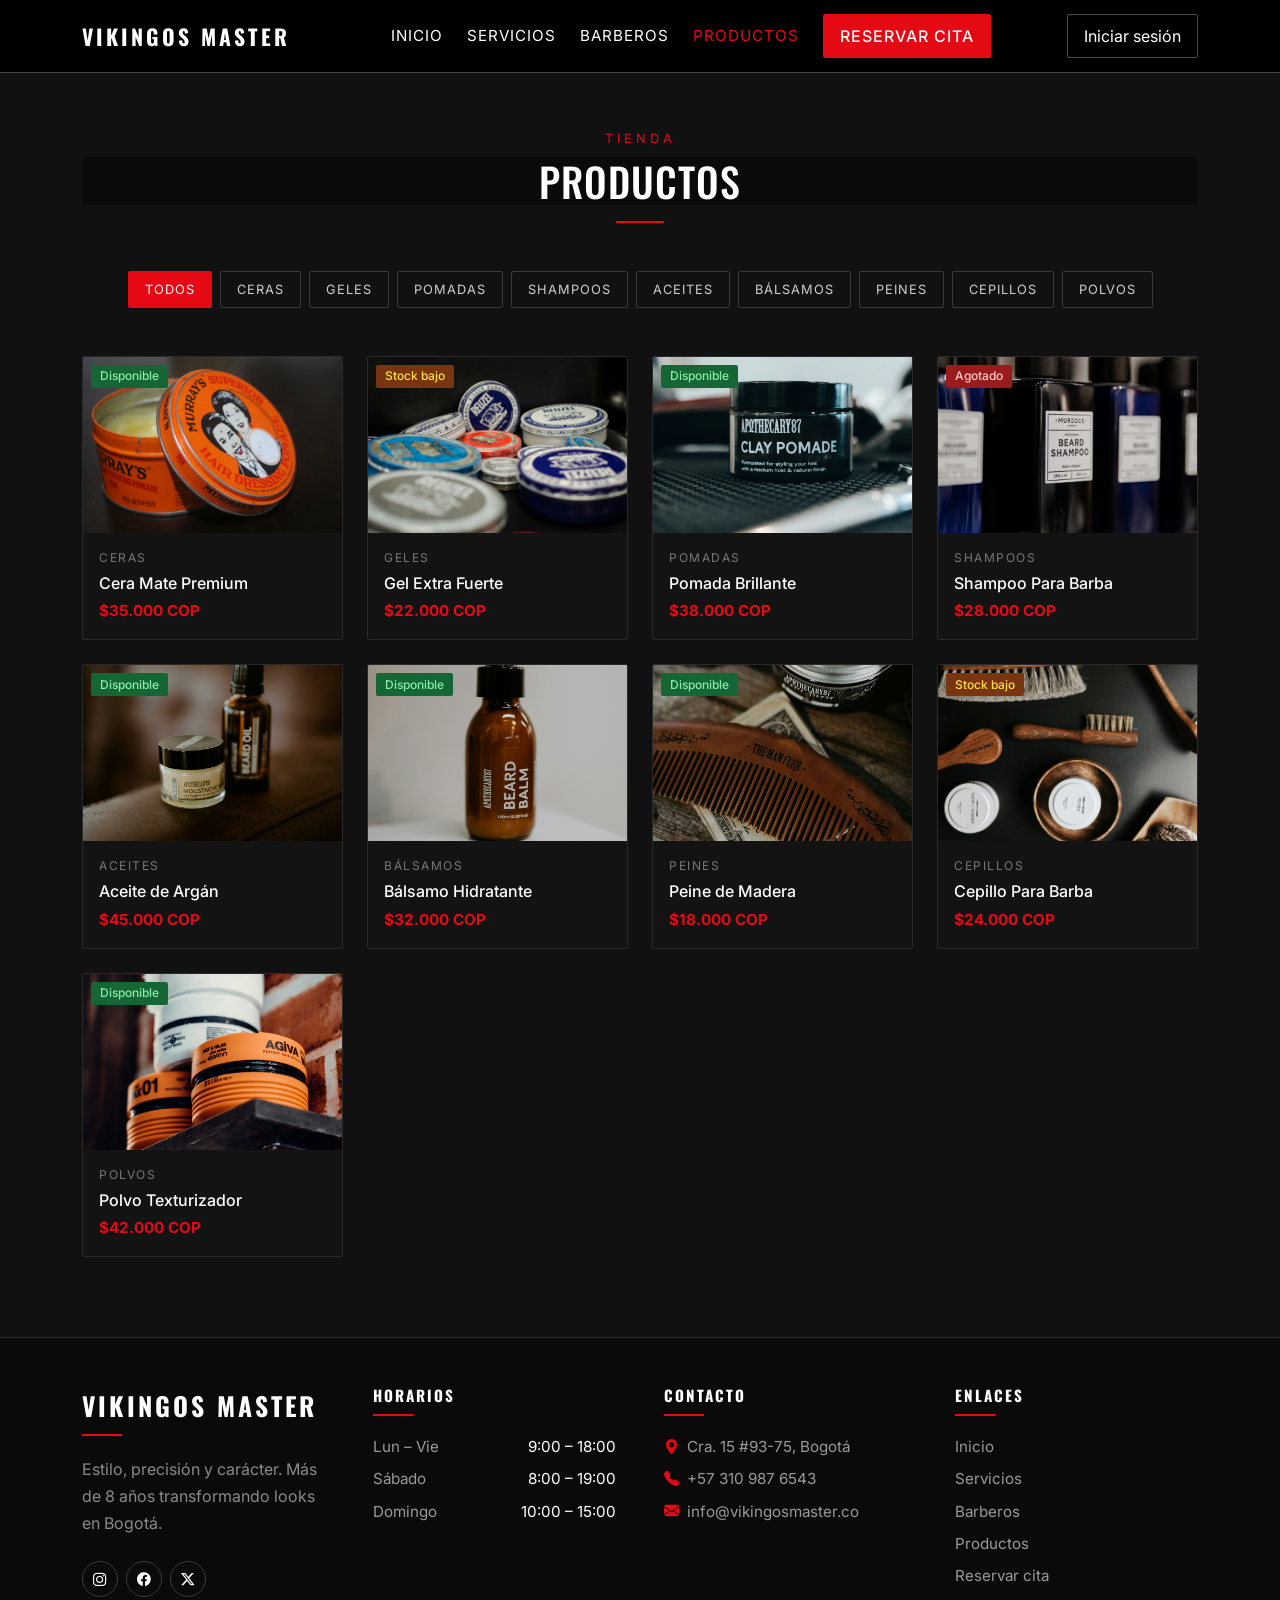
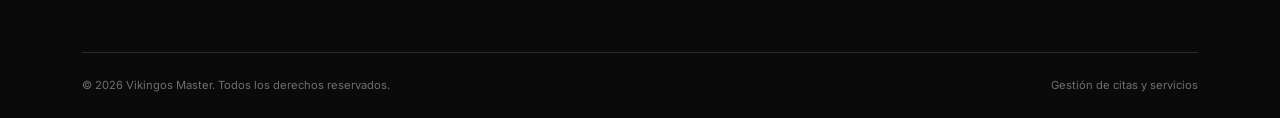
<file: _docs_/trim03/06_Prototipo_Navegable/products/product_read.html>
<!DOCTYPE html>
<html lang="es" data-bs-theme="dark">
<head>
  <meta charset="UTF-8">
  <meta name="viewport" content="width=device-width, initial-scale=1">
  <title>Productos | Vikingos Master</title>

  <link rel="stylesheet" href="../assets/css/bootstrap.min.css">
  <link href="https://cdn.jsdelivr.net/npm/bootstrap-icons@1.11.3/font/bootstrap-icons.css" rel="stylesheet">
  <link href="https://fonts.googleapis.com/css2?family=Oswald:wght@500;600;700&family=Inter:wght@400;500&display=swap" rel="stylesheet">
  <link rel="stylesheet" href="../assets/css/styles.css">
</head>
<body>

  <!--  NAVBAR  -->
  <nav class="navbar navbar-expand-lg navbar-dark bg-black sticky-top border-bottom border-secondary-subtle">
    <div class="container">

      <a class="navbar-brand logo-text" href="../users/index.html#inicio">VIKINGOS MASTER</a>

      <button class="navbar-toggler" type="button"
              data-bs-toggle="collapse" data-bs-target="#menuPrincipal"
              aria-controls="menuPrincipal" aria-expanded="false" aria-label="Abrir menú">
        <span class="navbar-toggler-icon"></span>
      </button>

      <div class="collapse navbar-collapse" id="menuPrincipal">

    <ul class="navbar-nav mx-lg-auto align-items-lg-center mb-3 mb-lg-0 gap-lg-2">
         <li class="nav-item"><a class="nav-link" href="../users/index.html#inicio">INICIO</a></li>
          <li class="nav-item"><a class="nav-link" href="../users/index.html#servicios">SERVICIOS</a></li>
          <li class="nav-item"><a class="nav-link" href="../users/index.html#barberos">BARBEROS</a></li>
          <li class="nav-item"><a class="nav-link active" href="../products/product_read.html">PRODUCTOS</a></li>
          <li class="nav-item ms-lg-2">
            <a href="../pages/reservar.html" class="btn btn-vikingo">RESERVAR CITA</a>
          </li>
        </ul>

        <a href="../users/login.html" class="btn btn-login">Iniciar sesión</a>

      </div>
    </div>
  </nav>


  
  <!-- ========== PASO 14: PRODUCTOS ========== -->


  
  <main class="shop-section section-dark">
    <div class="container">

      <div class="text-center mb-5">
        <p class="section-eyebrow">TIENDA</p>
        <h1 class="section-title">PRODUCTOS</h1>
        <span class="section-line"></span>
      </div>

      <!-- Botones de filtro -->
      <div id="filtrosProductos" class="d-flex flex-wrap justify-content-center gap-2 mb-5"
           role="group" aria-label="Filtrar por categoría">
        <button type="button" class="filter-btn active" data-filtro="todos">TODOS</button>
        <button type="button" class="filter-btn" data-filtro="ceras">CERAS</button>
        <button type="button" class="filter-btn" data-filtro="geles">GELES</button>
        <button type="button" class="filter-btn" data-filtro="pomadas">POMADAS</button>
        <button type="button" class="filter-btn" data-filtro="shampoos">SHAMPOOS</button>
        <button type="button" class="filter-btn" data-filtro="aceites">ACEITES</button>
        <button type="button" class="filter-btn" data-filtro="balsamos">BÁLSAMOS</button>
        <button type="button" class="filter-btn" data-filtro="peines">PEINES</button>
        <button type="button" class="filter-btn" data-filtro="cepillos">CEPILLOS</button>
        <button type="button" class="filter-btn" data-filtro="polvos">POLVOS</button>
      </div>

      <!-- Tarjetas -->
      <div id="listaProductos" class="row row-cols-1 row-cols-sm-2 row-cols-lg-4 g-4">

        <div class="col" data-categoria="ceras">
          <article class="card service-card product-card h-100">
            <span class="badge badge-status status-available position-absolute top-0 start-0 m-2">Disponible</span>
            <img src="../img_productos/cera.jpg" class="card-img-top" alt="Cera Mate Premium">
            <div class="card-body">
              <p class="product-category">Ceras</p>
              <p class="product-name">Cera Mate Premium</p>
              <p class="product-price">$35.000 COP</p>
            </div>
          </article>
        </div>

        <div class="col" data-categoria="geles">
          <article class="card service-card product-card h-100">
            <span class="badge badge-status status-low position-absolute top-0 start-0 m-2">Stock bajo</span>
            <img src="../img_productos/gel.jpg" class="card-img-top" alt="Gel Extra Fuerte">
            <div class="card-body">
              <p class="product-category">Geles</p>
              <p class="product-name">Gel Extra Fuerte</p>
              <p class="product-price">$22.000 COP</p>
            </div>
          </article>
        </div>

        <div class="col" data-categoria="pomadas">
          <article class="card service-card product-card h-100">
            <span class="badge badge-status status-available position-absolute top-0 start-0 m-2">Disponible</span>
            <img src="../img_productos/pomada.jpg" class="card-img-top" alt="Pomada Brillante">
            <div class="card-body">
              <p class="product-category">Pomadas</p>
              <p class="product-name">Pomada Brillante</p>
              <p class="product-price">$38.000 COP</p>
            </div>
          </article>
        </div>

        <div class="col" data-categoria="shampoos">
          <article class="card service-card product-card h-100">
            <span class="badge badge-status status-out position-absolute top-0 start-0 m-2">Agotado</span>
            <img src="../img_productos/shampoobarba.jpg" class="card-img-top" alt="Shampoo para barba">
            <div class="card-body">
              <p class="product-category">Shampoos</p>
              <p class="product-name">Shampoo Para Barba</p>
              <p class="product-price">$28.000 COP</p>
            </div>
          </article>
        </div>

        <div class="col" data-categoria="aceites">
          <article class="card service-card product-card h-100">
            <span class="badge badge-status status-available position-absolute top-0 start-0 m-2">Disponible</span>
            <img src="../img_productos/aceite.jpg" class="card-img-top" alt="Aceite de argán">
            <div class="card-body">
              <p class="product-category">Aceites</p>
              <p class="product-name">Aceite de Argán</p>
              <p class="product-price">$45.000 COP</p>
            </div>
          </article>
        </div>

        <div class="col" data-categoria="balsamos">
          <article class="card service-card product-card h-100">
            <span class="badge badge-status status-available position-absolute top-0 start-0 m-2">Disponible</span>
            <img src="../img_productos/balsamo.jpg" class="card-img-top" alt="Bálsamo hidratante">
            <div class="card-body">
              <p class="product-category">Bálsamos</p>
              <p class="product-name">Bálsamo Hidratante</p>
              <p class="product-price">$32.000 COP</p>
            </div>
          </article>
        </div>

        <div class="col" data-categoria="peines">
          <article class="card service-card product-card h-100">
            <span class="badge badge-status status-available position-absolute top-0 start-0 m-2">Disponible</span>
            <img src="../img_productos/peine.jpg" class="card-img-top" alt="Peine de madera">
            <div class="card-body">
              <p class="product-category">Peines</p>
              <p class="product-name">Peine de Madera</p>
              <p class="product-price">$18.000 COP</p>
            </div>
          </article>
        </div>

        <div class="col" data-categoria="cepillos">
          <article class="card service-card product-card h-100">
            <span class="badge badge-status status-low position-absolute top-0 start-0 m-2">Stock bajo</span>
            <img src="../img_productos/cepillo.jpg" class="card-img-top" alt="Cepillo para barba">
            <div class="card-body">
              <p class="product-category">Cepillos</p>
              <p class="product-name">Cepillo Para Barba</p>
              <p class="product-price">$24.000 COP</p>
            </div>
          </article>
        </div>

        <div class="col" data-categoria="polvos">
          <article class="card service-card product-card h-100">
            <span class="badge badge-status status-available position-absolute top-0 start-0 m-2">Disponible</span>
            <img src="../img_productos/polvo.jpg" class="card-img-top" alt="Polvo texturizador">
            <div class="card-body">
              <p class="product-category">Polvos</p>
              <p class="product-name">Polvo Texturizador</p>
              <p class="product-price">$42.000 COP</p>
            </div>
          </article>
        </div>

      </div>
    </div>
  </main>

  <!-- ========== FOOTER ========== -->
  <footer class="site-footer pt-5">
    <div class="container">

      <div class="row g-5 pb-5">

        <div class="col-md-6 col-lg-3">
          <p class="footer-brand logo-text">VIKINGOS MASTER</p>
          <span class="footer-line"></span>
          <p class="footer-text">Estilo, precisión y carácter. Más de 8 años transformando looks en Bogotá.</p>
          <div class="d-flex gap-2">
            <a href="#" class="social-btn" aria-label="Instagram"><i class="bi bi-instagram"></i></a>
            <a href="#" class="social-btn" aria-label="Facebook"><i class="bi bi-facebook"></i></a>
            <a href="#" class="social-btn" aria-label="X (Twitter)"><i class="bi bi-twitter-x"></i></a>
          </div>
        </div>

        <div class="col-md-6 col-lg-3">
          <h3 class="footer-title">Horarios</h3>
          <span class="footer-line"></span>
          <ul class="list-unstyled footer-list">
            <li class="d-flex justify-content-between"><span>Lun – Vie</span><span class="text-white">9:00 – 18:00</span></li>
            <li class="d-flex justify-content-between"><span>Sábado</span><span class="text-white">8:00 – 19:00</span></li>
            <li class="d-flex justify-content-between"><span>Domingo</span><span class="text-white">10:00 – 15:00</span></li>
          </ul>
        </div>

        <div class="col-md-6 col-lg-3">
          <h3 class="footer-title">Contacto</h3>
          <span class="footer-line"></span>
          <ul class="list-unstyled footer-list">
            <li><i class="bi bi-geo-alt-fill text-vikingo me-2"></i>Cra. 15 #93-75, Bogotá</li>
            <li><i class="bi bi-telephone-fill text-vikingo me-2"></i>+57 310 987 6543</li>
            <li><i class="bi bi-envelope-fill text-vikingo me-2"></i>info@vikingosmaster.co</li>
          </ul>
        </div>

        <div class="col-md-6 col-lg-3">
          <h3 class="footer-title">Enlaces</h3>
          <span class="footer-line"></span>
          <ul class="list-unstyled footer-list">
            <li><a href="../users/index.html">Inicio</a></li>
            <li><a href="../pages/servicios.html">Servicios</a></li>
            <li><a href="index.html#barberos">Barberos</a></li>
            <li><a href="../products/product_read.html">Productos</a></li>
            <li><a href="../pages/reservar.html">Reservar cita</a></li>
          </ul>
        </div>

      </div>

      <div class="footer-bottom d-flex flex-wrap justify-content-between gap-2 py-4">
        <small>&copy; 2026 Vikingos Master. Todos los derechos reservados.</small>
        <small>Gestión de citas y servicios</small>
      </div>

    </div>
  </footer>

  
  <script src="https://cdn.jsdelivr.net/npm/bootstrap@5.3.3/dist/js/bootstrap.bundle.min.js"></script>
<script src="../js/datos.js"></script>
<script src="../js/sesion.js"></script>
<script src="../js/main.js"></script>
</body>
</html>
</file>
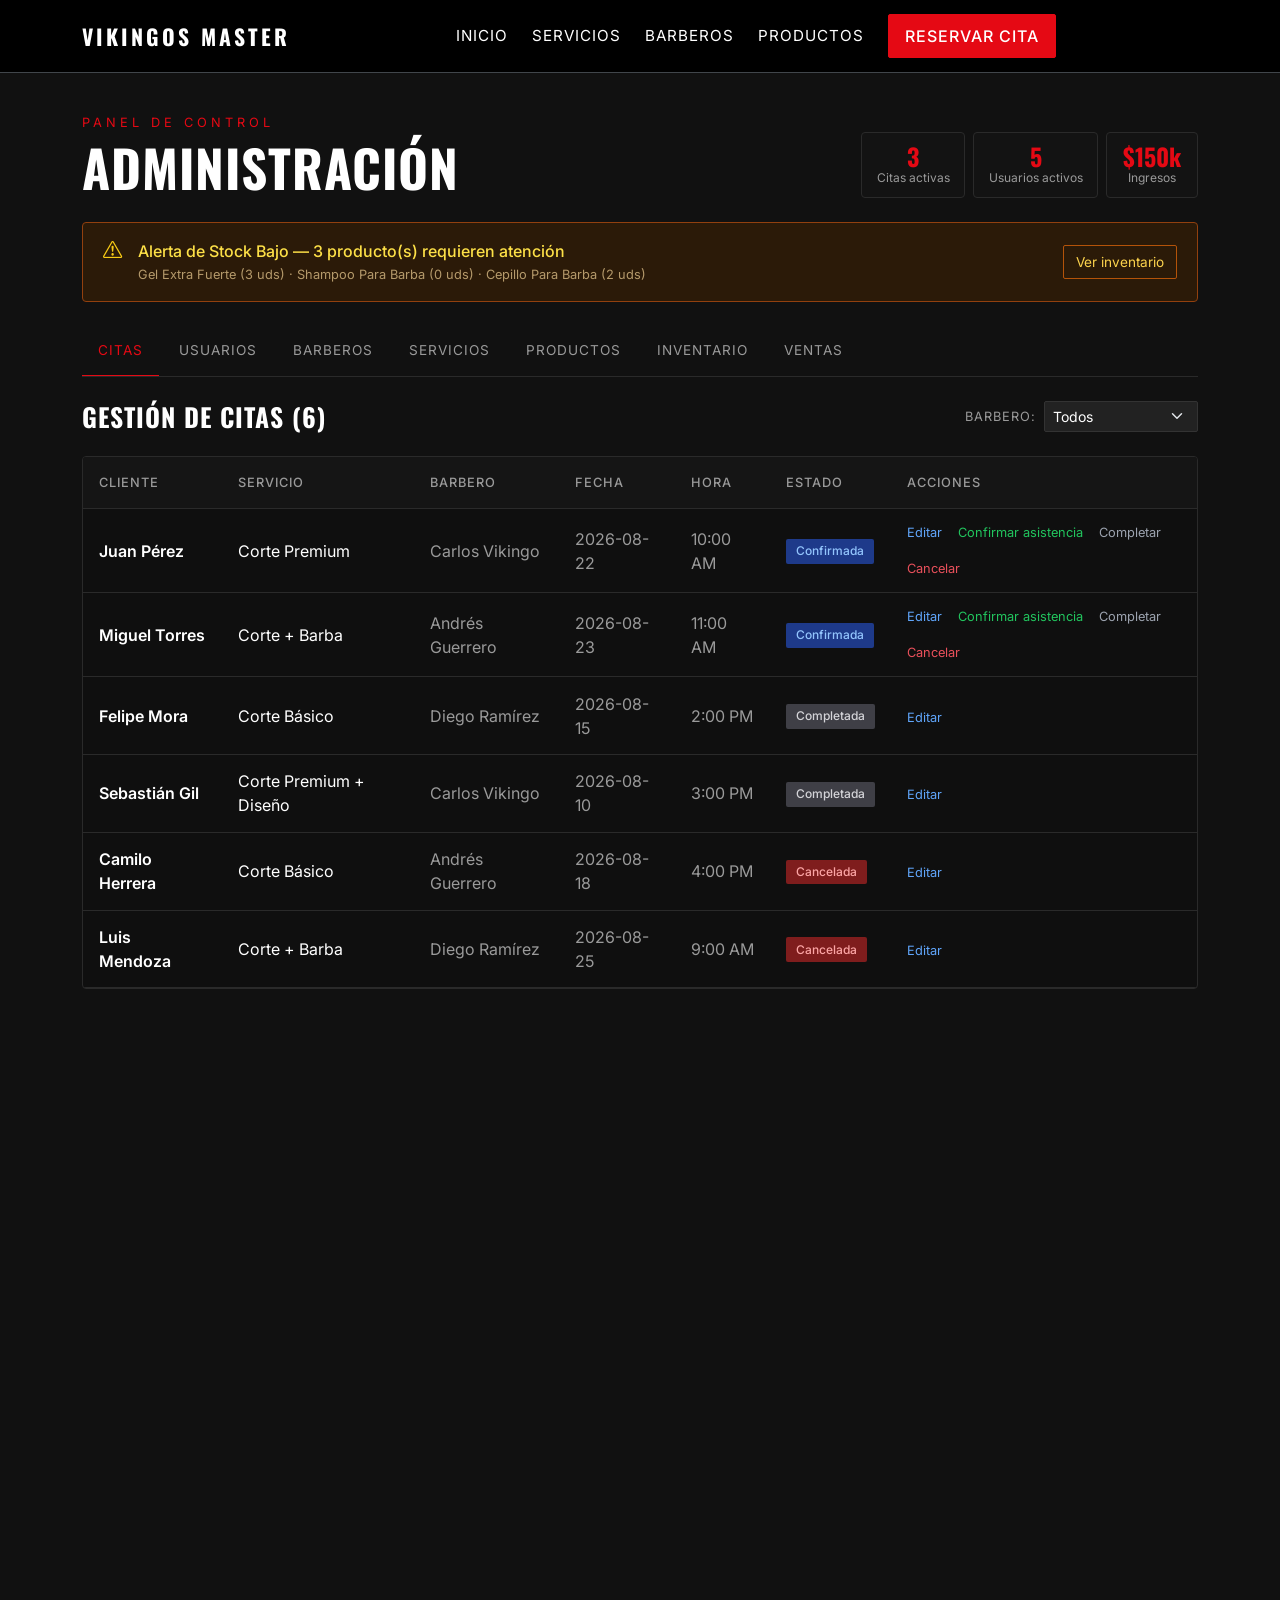
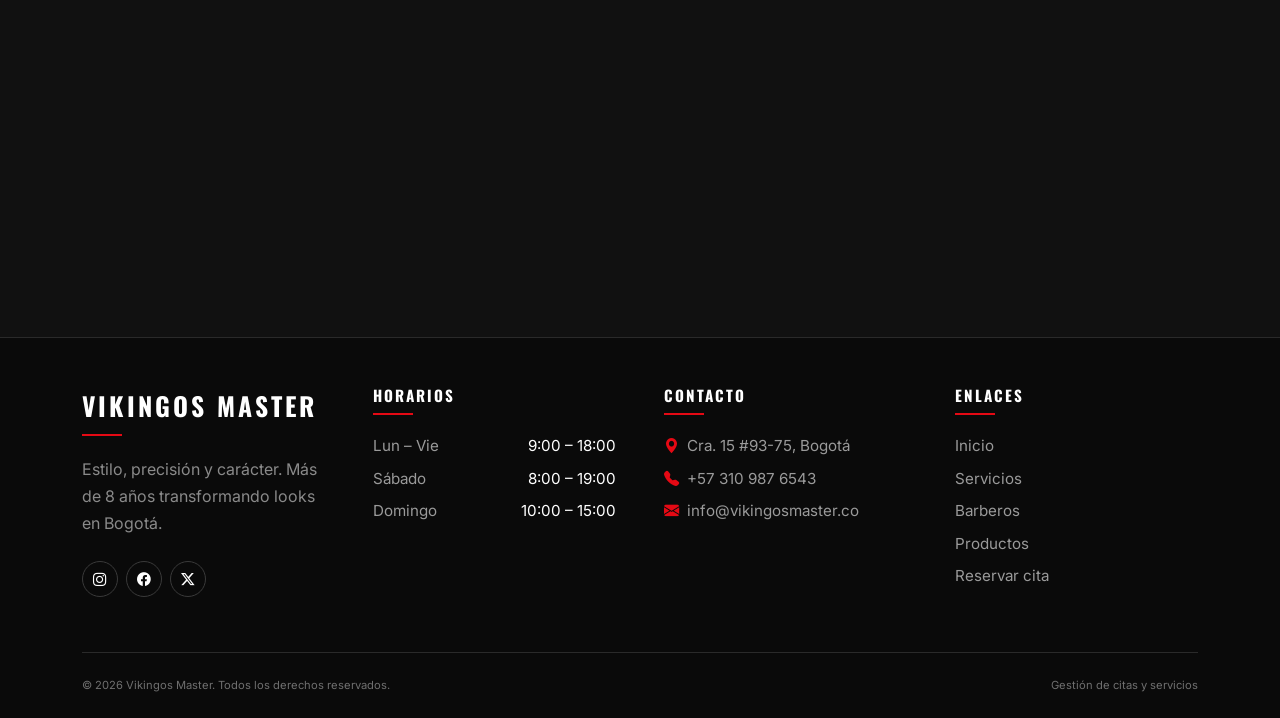
<file: _docs_/trim03/06_Prototipo_Navegable/users/admin.html>
<!DOCTYPE html>
<html lang="es" data-bs-theme="dark">
<head>
  <meta charset="UTF-8">
  <meta name="viewport" content="width=device-width, initial-scale=1">
  <title> Administrador | Vikingos Master</title>

  <link rel="stylesheet" href="../assets/css/bootstrap.min.css">
  <link href="https://cdn.jsdelivr.net/npm/bootstrap-icons@1.11.3/font/bootstrap-icons.css" rel="stylesheet">
  <link href="https://fonts.googleapis.com/css2?family=Oswald:wght@500;600;700&family=Inter:wght@400;500&display=swap" rel="stylesheet">
  <link rel="stylesheet" href="../assets/css/styles.css">
</head>
<body>

  <!--  NAVBAR  -->
  <nav class="navbar navbar-expand-lg navbar-dark bg-black sticky-top border-bottom border-secondary-subtle">
    <div class="container">

      <a class="navbar-brand logo-text" href="index.html#inicio">VIKINGOS MASTER</a>

      <button class="navbar-toggler" type="button"
              data-bs-toggle="collapse" data-bs-target="#menuPrincipal"
              aria-controls="menuPrincipal" aria-expanded="false" aria-label="Abrir menú">
        <span class="navbar-toggler-icon"></span>
      </button>

      <div class="collapse navbar-collapse" id="menuPrincipal">

        <ul class="navbar-nav mx-lg-auto align-items-lg-center mb-3 mb-lg-0 gap-lg-2">
          <li class="nav-item"><a class="nav-link" href="index.html#inicio">INICIO</a></li>
          <li class="nav-item"><a class="nav-link" href="index.html#servicios">SERVICIOS</a></li>
          <li class="nav-item"><a class="nav-link" href="index.html#barberos">BARBEROS</a></li>
          <li class="nav-item"><a class="nav-link" href="index.html#productos">PRODUCTOS</a></li>
          <li class="nav-item ms-lg-2">
            <a href="../pages/reservar.html" class="btn btn-vikingo">RESERVAR CITA</a>
          </li>
        </ul>


        <div class="nav-user" id="navUser">
  <span class="nav-user-name">Hola, <span id="navUserName">Maicol</span></span>
  <a href="index.html" class="nav-user-exit" id="btnSalir">Salir</a>
</div>


      </div>
    </div>
  </nav>



 <!-- ==== PANEL DE ADMINISTRACIÓN ==== -->
  <main class="panel-section section-dark">
    <div class="container">

      <!-- Encabezado + tarjetitas -->
      <div class="d-flex flex-wrap justify-content-between align-items-end gap-3 mb-4">
        <div>
          <p class="panel-eyebrow">PANEL DE CONTROL</p>
          <h1 class="panel-title mb-0">Administración</h1>
        </div>
        <div class="d-flex gap-2">
          <div class="stat-box"><span class="stat-box-number">3</span><span class="stat-box-label">Citas activas</span></div>
          <div class="stat-box"><span class="stat-box-number">5</span><span class="stat-box-label">Usuarios activos</span></div>
          <div class="stat-box"><span class="stat-box-number">$150k</span><span class="stat-box-label">Ingresos</span></div>
        </div>
      </div>

      <!-- Alerta de stock bajo -->
      <div class="stock-alert d-flex flex-wrap align-items-center justify-content-between gap-3 mb-4" role="alert">
        <div class="d-flex align-items-start gap-3">
          <i class="bi bi-exclamation-triangle stock-alert-icon"></i>
          <div>
            <p class="stock-alert-title">Alerta de Stock Bajo — 3 producto(s) requieren atención</p>
            <p class="stock-alert-detail">Gel Extra Fuerte (3 uds) · Shampoo Para Barba (0 uds) · Cepillo Para Barba (2 uds)</p>
          </div>
        </div>
        <button type="button" class="btn btn-stock">Ver inventario</button>
      </div>

      <!-- Pestañas -->
      <ul class="nav nav-tabs panel-tabs flex-nowrap overflow-x-auto" id="adminTabs" role="tablist">
        <li class="nav-item" role="presentation">
          <button class="nav-link active" id="tabAdmCitas" data-bs-toggle="tab" data-bs-target="#admCitas"
                  type="button" role="tab" aria-controls="admCitas" aria-selected="true">Citas</button>
        </li>
        <li class="nav-item" role="presentation">
          <button class="nav-link" id="tabAdmUsuarios" data-bs-toggle="tab" data-bs-target="#admUsuarios"
                  type="button" role="tab" aria-controls="admUsuarios" aria-selected="false">Usuarios</button>
        </li>
        <li class="nav-item" role="presentation">
          <button class="nav-link" id="tabAdmBarberos" data-bs-toggle="tab" data-bs-target="#admBarberos"
                  type="button" role="tab" aria-controls="admBarberos" aria-selected="false">Barberos</button>
        </li>
        <li class="nav-item" role="presentation">
          <button class="nav-link" id="tabAdmServicios" data-bs-toggle="tab" data-bs-target="#admServicios"
                  type="button" role="tab" aria-controls="admServicios" aria-selected="false">Servicios</button>
        </li>
        <li class="nav-item" role="presentation">
          <button class="nav-link" id="tabAdmProductos" data-bs-toggle="tab" data-bs-target="#admProductos"
                  type="button" role="tab" aria-controls="admProductos" aria-selected="false">Productos</button>
        </li>
        <li class="nav-item" role="presentation">
          <button class="nav-link" id="tabAdmInventario" data-bs-toggle="tab" data-bs-target="#admInventario"
                  type="button" role="tab" aria-controls="admInventario" aria-selected="false">Inventario</button>
        </li>
        <li class="nav-item" role="presentation">
          <button class="nav-link" id="tabAdmVentas" data-bs-toggle="tab" data-bs-target="#admVentas"
                  type="button" role="tab" aria-controls="admVentas" aria-selected="false">Ventas</button>
        </li>
      </ul>

      <div class="tab-content pt-4">

        <!-- 1. CITAS -->
        <div class="tab-pane fade show active" id="admCitas" role="tabpanel" aria-labelledby="tabAdmCitas" tabindex="0">

          <div class="d-flex flex-wrap justify-content-between align-items-center gap-3 mb-4">
            <h2 class="panel-heading">Gestión de citas (6)</h2>
            <div class="d-flex align-items-center gap-2">
              <label for="filtroBarbero" class="admin-filter-label">Barbero:</label>
              <select id="filtroBarbero" class="form-select form-select-sm admin-select w-auto">
                <option value="todos" selected>Todos</option>
                <option value="carlos">Carlos Vikingo</option>
                <option value="andres">Andrés Guerrero</option>
                <option value="diego">Diego Ramírez</option>
              </select>
            </div>
          </div>

          <div class="table-responsive admin-table-wrap">
            <table class="table admin-table align-middle mb-0">
              <thead>
                <tr>
                  <th scope="col">Cliente</th>
                  <th scope="col">Servicio</th>
                  <th scope="col">Barbero</th>
                  <th scope="col">Fecha</th>
                  <th scope="col">Hora</th>
                  <th scope="col">Estado</th>
                  <th scope="col">Acciones</th>
                </tr>
              </thead>
              <tbody>
                <tr>
                  <td class="cell-name">Juan Pérez</td>
                  <td>Corte Premium</td>
                  <td class="cell-muted">Carlos Vikingo</td>
                  <td class="cell-muted">2026-08-22</td>
                  <td class="cell-muted">10:00 AM</td>
                  <td><span class="badge badge-confirmed">Confirmada</span></td>
                  <td>
                    <div class="d-flex flex-wrap gap-3">
                      <button type="button" class="action-link action-edit" data-bs-toggle="modal" data-bs-target="#modalEditarCita">Editar</button>
                      <button type="button" class="action-link action-confirm">Confirmar asistencia</button>
                      <button type="button" class="action-link action-done">Completar</button>
                      <button type="button" class="action-link action-cancel">Cancelar</button>
                    </div>
                  </td>
                </tr>
                <tr>
                  <td class="cell-name">Miguel Torres</td>
                  <td>Corte + Barba</td>
                  <td class="cell-muted">Andrés Guerrero</td>
                  <td class="cell-muted">2026-08-23</td>
                  <td class="cell-muted">11:00 AM</td>
                  <td><span class="badge badge-confirmed">Confirmada</span></td>
                  <td>
                    <div class="d-flex flex-wrap gap-3">
                      <button type="button" class="action-link action-edit" data-bs-toggle="modal" data-bs-target="#modalEditarCita">Editar</button>
                      <button type="button" class="action-link action-confirm">Confirmar asistencia</button>
                      <button type="button" class="action-link action-done">Completar</button>
                      <button type="button" class="action-link action-cancel">Cancelar</button>
                    </div>
                  </td>
                </tr>
                <tr>
                  <td class="cell-name">Felipe Mora</td>
                  <td>Corte Básico</td>
                  <td class="cell-muted">Diego Ramírez</td>
                  <td class="cell-muted">2026-08-15</td>
                  <td class="cell-muted">2:00 PM</td>
                  <td><span class="badge badge-done">Completada</span></td>
                  <td><button type="button" class="action-link action-edit" data-bs-toggle="modal" data-bs-target="#modalEditarCita">Editar</button></td>
                </tr>
                <tr>
                  <td class="cell-name">Sebastián Gil</td>
                  <td>Corte Premium + Diseño</td>
                  <td class="cell-muted">Carlos Vikingo</td>
                  <td class="cell-muted">2026-08-10</td>
                  <td class="cell-muted">3:00 PM</td>
                  <td><span class="badge badge-done">Completada</span></td>
                  <td><button type="button" class="action-link action-edit" data-bs-toggle="modal" data-bs-target="#modalEditarCita">Editar</button></td>
                </tr>
                <tr>
                  <td class="cell-name">Camilo Herrera</td>
                  <td>Corte Básico</td>
                  <td class="cell-muted">Andrés Guerrero</td>
                  <td class="cell-muted">2026-08-18</td>
                  <td class="cell-muted">4:00 PM</td>
                  <td><span class="badge badge-cancelled">Cancelada</span></td>
                  <td><button type="button" class="action-link action-edit" data-bs-toggle="modal" data-bs-target="#modalEditarCita">Editar</button></td>
                </tr>
                <tr>
                  <td class="cell-name">Luis Mendoza</td>
                  <td>Corte + Barba</td>
                  <td class="cell-muted">Diego Ramírez</td>
                  <td class="cell-muted">2026-08-25</td>
                  <td class="cell-muted">9:00 AM</td>
                  <td><span class="badge badge-cancelled">Cancelada</span></td>
                  <td><button type="button" class="action-link action-edit" data-bs-toggle="modal" data-bs-target="#modalEditarCita">Editar</button></td>
                </tr>
              </tbody>
            </table>
          </div>
        </div>


         <!--  USUARIOS -->
        <div class="tab-pane fade" id="admUsuarios" role="tabpanel" aria-labelledby="tabAdmUsuarios" tabindex="0">

          <div class="d-flex flex-wrap justify-content-between align-items-center gap-3 mb-4">
            <h2 class="panel-heading">Usuarios (6)</h2>
            <button type="button" class="btn btn-vikingo" data-bs-toggle="modal" data-bs-target="#modalRegistrarUsuario">+ REGISTRAR USUARIO</button>
          </div>

          <div class="table-responsive admin-table-wrap">
            <table class="table admin-table align-middle mb-0">
              <thead>
                <tr>
                  <th scope="col">Nombre</th>
                  <th scope="col">Correo</th>
                  <th scope="col">Teléfono</th>
                  <th scope="col">Rol</th>
                  <th scope="col">Estado</th>
                  <th scope="col">Registro</th>
                  <th scope="col">Acciones</th>
                </tr>
              </thead>
              <tbody>
                <tr>
                  <td class="cell-name">Carlos Vikingo</td>
                  <td class="cell-muted">admin@vikingosmaster.com</td>
                  <td>3101234567</td>
                  <td><span class="badge badge-status role-admin">Admin</span></td>
                  <td><span class="badge badge-status status-available">Activo</span></td>
                  <td class="cell-dim">2026-01-15</td>
                  <td>
                    <div class="d-flex gap-3">
                      <button type="button" class="action-link action-edit">Editar</button>
                      <button type="button" class="action-link action-toggle">Desactivar</button>
                    </div>
                  </td>
                </tr>
                <tr>
                  <td class="cell-name">Andrés Guerrero</td>
                  <td class="cell-muted">andres@vikingosmaster.com</td>
                  <td>3109876543</td>
                  <td><span class="badge badge-status role-barber">Barbero</span></td>
                  <td><span class="badge badge-status status-available">Activo</span></td>
                  <td class="cell-dim">2026-02-01</td>
                  <td>
                    <div class="d-flex gap-3">
                      <button type="button" class="action-link action-edit">Editar</button>
                      <button type="button" class="action-link action-toggle">Desactivar</button>
                    </div>
                  </td>
                </tr>
                <tr>
                  <td class="cell-name">Diego Ramírez</td>
                  <td class="cell-muted">diego@vikingosmaster.com</td>
                  <td>3205551234</td>
                  <td><span class="badge badge-status role-barber">Barbero</span></td>
                  <td><span class="badge badge-status status-available">Activo</span></td>
                  <td class="cell-dim">2026-02-15</td>
                  <td>
                    <div class="d-flex gap-3">
                      <button type="button" class="action-link action-edit">Editar</button>
                      <button type="button" class="action-link action-toggle">Desactivar</button>
                    </div>
                  </td>
                </tr>
                <tr>
                  <td class="cell-name">Juan Pérez</td>
                  <td class="cell-muted">juan@test.com</td>
                  <td>3001234567</td>
                  <td><span class="badge badge-status role-client">Cliente</span></td>
                  <td><span class="badge badge-status status-available">Activo</span></td>
                  <td class="cell-dim">2026-03-10</td>
                  <td>
                    <div class="d-flex gap-3">
                      <button type="button" class="action-link action-edit">Editar</button>
                      <button type="button" class="action-link action-toggle">Desactivar</button>
                    </div>
                  </td>
                </tr>
                <tr>
                  <td class="cell-name">Miguel Torres</td>
                  <td class="cell-muted">miguel@test.com</td>
                  <td>3109876543</td>
                  <td><span class="badge badge-status role-client">Cliente</span></td>
                  <td><span class="badge badge-status status-available">Activo</span></td>
                  <td class="cell-dim">2026-04-05</td>
                  <td>
                    <div class="d-flex gap-3">
                      <button type="button" class="action-link action-edit">Editar</button>
                      <button type="button" class="action-link action-toggle">Desactivar</button>
                    </div>
                  </td>
                </tr>
                <tr>
                  <td class="cell-name">Felipe Mora</td>
                  <td class="cell-muted">felipe@test.com</td>
                  <td>3205551234</td>
                  <td><span class="badge badge-status role-client">Cliente</span></td>
                  <td><span class="badge badge-status status-inactive">Inactivo</span></td>
                  <td class="cell-dim">2026-05-20</td>
                  <td>
                    <div class="d-flex gap-3">
                      <button type="button" class="action-link action-edit">Editar</button>
                      <button type="button" class="action-link action-toggle">Activar</button>
                    </div>
                  </td>
                </tr>
              </tbody>
            </table>
          </div>
        </div>
        <div class="tab-pane fade" id="admBarberos" role="tabpanel" aria-labelledby="tabAdmBarberos" tabindex="0">
          <h2 class="panel-heading">Barberos</h2>
        </div>


        <!-- 4 SERVICIOS -->
        <div class="tab-pane fade" id="admServicios" role="tabpanel" aria-labelledby="tabAdmServicios" tabindex="0">

          <div class="d-flex flex-wrap justify-content-between align-items-center gap-3 mb-4">
            <h2 class="panel-heading">Servicios (4)</h2>
            <button type="button" class="btn btn-vikingo" data-bs-toggle="modal" data-bs-target="#modalRegistrarServicio">+ REGISTRAR SERVICIO</button>
          </div>

          <div class="table-responsive admin-table-wrap">
            <table class="table admin-table align-middle mb-0">
              <thead>
                <tr>
                  <th scope="col">Servicio</th>
                  <th scope="col">Precio</th>
                  <th scope="col">Extra</th>
                  <th scope="col">Estado</th>
                  <th scope="col">Acciones</th>
                </tr>
              </thead>
              <tbody>
                <tr>
                  <td class="cell-name">Corte Básico</td>
                  <td class="cell-price">$25.000 COP</td>
                  <td class="cell-dim">—</td>
                  <td><span class="badge badge-status status-available">Activo</span></td>
                  <td>
                    <div class="d-flex gap-3">
                      <button type="button" class="action-link action-edit">Editar</button>
                      <button type="button" class="action-link action-toggle">Desactivar</button>
                      <button type="button" class="action-link action-delete">Eliminar</button>
                    </div>
                  </td>
                </tr>
                <tr>
                  <td class="cell-name">Corte Premium</td>
                  <td class="cell-price">$30.000 COP</td>
                  <td class="cell-dim">Incluye mascarilla</td>
                  <td><span class="badge badge-status status-available">Activo</span></td>
                  <td>
                    <div class="d-flex gap-3">
                      <button type="button" class="action-link action-edit">Editar</button>
                      <button type="button" class="action-link action-toggle">Desactivar</button>
                      <button type="button" class="action-link action-delete">Eliminar</button>
                    </div>
                  </td>
                </tr>
                <tr>
                  <td class="cell-name">Corte + Barba</td>
                  <td class="cell-price">$40.000 COP</td>
                  <td class="cell-dim">—</td>
                  <td><span class="badge badge-status status-available">Activo</span></td>
                  <td>
                    <div class="d-flex gap-3">
                      <button type="button" class="action-link action-edit">Editar</button>
                      <button type="button" class="action-link action-toggle">Desactivar</button>
                      <button type="button" class="action-link action-delete">Eliminar</button>
                    </div>
                  </td>
                </tr>
                <tr>
                  <td class="cell-name">Corte Premium + Diseño</td>
                  <td class="cell-price">$55.000 COP</td>
                  <td class="cell-dim">Incluye diseño y pintura temporal</td>
                  <td><span class="badge badge-status status-available">Activo</span></td>
                  <td>
                    <div class="d-flex gap-3">
                      <button type="button" class="action-link action-edit">Editar</button>
                      <button type="button" class="action-link action-toggle">Desactivar</button>
                      <button type="button" class="action-link action-delete">Eliminar</button>
                    </div>
                  </td>
                </tr>
              </tbody>
            </table>
          </div>
        </div>




  <!-- 5 PRODUCTOS -->
        <div class="tab-pane fade" id="admProductos" role="tabpanel" aria-labelledby="tabAdmProductos" tabindex="0">

          <div class="d-flex flex-wrap justify-content-between align-items-center gap-3 mb-4">
            <h2 class="panel-heading">Productos (9)</h2>
            <button type="button" class="btn btn-vikingo" data-bs-toggle="modal" data-bs-target="#modalRegistrarProducto">+ REGISTRAR PRODUCTO</button>
          </div>

          <div class="table-responsive admin-table-wrap">
            <table class="table admin-table align-middle mb-0">
              <thead>
                <tr>
                  <th scope="col">Producto</th>
                  <th scope="col">Categoría</th>
                  <th scope="col">Precio</th>
                  <th scope="col">Stock</th>
                  <th scope="col">Estado</th>
                  <th scope="col">Acciones</th>
                </tr>
              </thead>
              <tbody>
                <tr>
                  <td class="cell-name">Cera Mate Premium</td>
                  <td class="cell-muted">Ceras</td>
                  <td class="cell-price">$35.000 COP</td>
                  <td><span class="badge badge-status status-available">Disponible</span></td>
                  <td><span class="badge badge-status status-available">Activo</span></td>
                  <td>
                    <div class="d-flex gap-3">
                      <button type="button" class="action-link action-edit">Editar</button>
                      <button type="button" class="action-link action-toggle">Desactivar</button>
                      <button type="button" class="action-link action-delete">Eliminar</button>
                    </div>
                  </td>
                </tr>
                <tr>
                  <td class="cell-name">Gel Extra Fuerte</td>
                  <td class="cell-muted">Geles</td>
                  <td class="cell-price">$22.000 COP</td>
                  <td><span class="badge badge-status status-low">Stock bajo</span></td>
                  <td><span class="badge badge-status status-available">Activo</span></td>
                  <td>
                    <div class="d-flex gap-3">
                      <button type="button" class="action-link action-edit">Editar</button>
                      <button type="button" class="action-link action-toggle">Desactivar</button>
                      <button type="button" class="action-link action-delete">Eliminar</button>
                    </div>
                  </td>
                </tr>
                <tr>
                  <td class="cell-name">Pomada Brillante</td>
                  <td class="cell-muted">Pomadas</td>
                  <td class="cell-price">$38.000 COP</td>
                  <td><span class="badge badge-status status-available">Disponible</span></td>
                  <td><span class="badge badge-status status-available">Activo</span></td>
                  <td>
                    <div class="d-flex gap-3">
                      <button type="button" class="action-link action-edit">Editar</button>
                      <button type="button" class="action-link action-toggle">Desactivar</button>
                      <button type="button" class="action-link action-delete">Eliminar</button>
                    </div>
                  </td>
                </tr>
                <tr>
                  <td class="cell-name">Shampoo Para Barba</td>
                  <td class="cell-muted">Shampoos</td>
                  <td class="cell-price">$28.000 COP</td>
                  <td><span class="badge badge-status status-out">Agotado</span></td>
                  <td><span class="badge badge-status status-available">Activo</span></td>
                  <td>
                    <div class="d-flex gap-3">
                      <button type="button" class="action-link action-edit">Editar</button>
                      <button type="button" class="action-link action-toggle">Desactivar</button>
                      <button type="button" class="action-link action-delete">Eliminar</button>
                    </div>
                  </td>
                </tr>
                <tr>
                  <td class="cell-name">Aceite de Argán</td>
                  <td class="cell-muted">Aceites</td>
                  <td class="cell-price">$45.000 COP</td>
                  <td><span class="badge badge-status status-available">Disponible</span></td>
                  <td><span class="badge badge-status status-available">Activo</span></td>
                  <td>
                    <div class="d-flex gap-3">
                      <button type="button" class="action-link action-edit">Editar</button>
                      <button type="button" class="action-link action-toggle">Desactivar</button>
                      <button type="button" class="action-link action-delete">Eliminar</button>
                    </div>
                  </td>
                </tr>
                <tr>
                  <td class="cell-name">Bálsamo Hidratante</td>
                  <td class="cell-muted">Bálsamos</td>
                  <td class="cell-price">$32.000 COP</td>
                  <td><span class="badge badge-status status-available">Disponible</span></td>
                  <td><span class="badge badge-status status-available">Activo</span></td>
                  <td>
                    <div class="d-flex gap-3">
                      <button type="button" class="action-link action-edit">Editar</button>
                      <button type="button" class="action-link action-toggle">Desactivar</button>
                      <button type="button" class="action-link action-delete">Eliminar</button>
                    </div>
                  </td>
                </tr>
                <tr>
                  <td class="cell-name">Peine de Madera</td>
                  <td class="cell-muted">Peines</td>
                  <td class="cell-price">$18.000 COP</td>
                  <td><span class="badge badge-status status-available">Disponible</span></td>
                  <td><span class="badge badge-status status-available">Activo</span></td>
                  <td>
                    <div class="d-flex gap-3">
                      <button type="button" class="action-link action-edit">Editar</button>
                      <button type="button" class="action-link action-toggle">Desactivar</button>
                      <button type="button" class="action-link action-delete">Eliminar</button>
                    </div>
                  </td>
                </tr>
                <tr>
                  <td class="cell-name">Cepillo Para Barba</td>
                  <td class="cell-muted">Cepillos</td>
                  <td class="cell-price">$24.000 COP</td>
                  <td><span class="badge badge-status status-low">Stock bajo</span></td>
                  <td><span class="badge badge-status status-available">Activo</span></td>
                  <td>
                    <div class="d-flex gap-3">
                      <button type="button" class="action-link action-edit">Editar</button>
                      <button type="button" class="action-link action-toggle">Desactivar</button>
                      <button type="button" class="action-link action-delete">Eliminar</button>
                    </div>
                  </td>
                </tr>
                <tr>
                  <td class="cell-name">Polvo Texturizador</td>
                  <td class="cell-muted">Polvos</td>
                  <td class="cell-price">$42.000 COP</td>
                  <td><span class="badge badge-status status-available">Disponible</span></td>
                  <td><span class="badge badge-status status-available">Activo</span></td>
                  <td>
                    <div class="d-flex gap-3">
                      <button type="button" class="action-link action-edit">Editar</button>
                      <button type="button" class="action-link action-toggle">Desactivar</button>
                      <button type="button" class="action-link action-delete">Eliminar</button>
                    </div>
                  </td>
                </tr>
              </tbody>
            </table>
          </div>
        </div>


       <!-- 6. INVENTARIO -->
        <div class="tab-pane fade" id="admInventario" role="tabpanel" aria-labelledby="tabAdmInventario" tabindex="0">

          <div class="d-flex flex-wrap justify-content-between align-items-center gap-3 mb-4">
            <h2 class="panel-heading">Productos</h2>
            <button type="button" class="btn btn-vikingo" data-bs-toggle="modal" data-bs-target="#modalEntradaStock">+ ENTRADA DE STOCK</button>
          </div>

          <!-- Tarjetas tipo semáforo -->
          <div class="row row-cols-1 row-cols-md-3 g-3 mb-4">
            <div class="col">
              <div class="inv-tile inv-ok">
                <span class="inv-tile-number">6</span>
                <span class="inv-tile-label">Disponibles</span>
              </div>
            </div>
            <div class="col">
              <div class="inv-tile inv-low">
                <span class="inv-tile-number">2</span>
                <span class="inv-tile-label">Stock bajo</span>
              </div>
            </div>
            <div class="col">
              <div class="inv-tile inv-out">
                <span class="inv-tile-number">1</span>
                <span class="inv-tile-label">Agotados</span>
              </div>
            </div>
          </div>

          <!-- Recuadro de aviso -->
          <div class="inv-alert mb-4">
            <p class="inv-alert-title">⚠ Productos con stock bajo o agotado:</p>
            <div class="d-flex flex-wrap gap-2">
              <span class="badge badge-status status-low">Gel Extra Fuerte: 3 uds</span>
              <span class="badge badge-status status-out">Shampoo Para Barba: 0 uds</span>
              <span class="badge badge-status status-low">Cepillo Para Barba: 2 uds</span>
            </div>
          </div>

          <!-- Tabla -->
          <div class="table-responsive admin-table-wrap">
            <table class="table admin-table align-middle mb-0">
              <thead>
                <tr>
                  <th scope="col">Producto</th>
                  <th scope="col">Categoría</th>
                  <th scope="col">Stock</th>
                  <th scope="col">Estado</th>
                </tr>
              </thead>
              <tbody>
                <tr>
                  <td class="cell-name">Cera Mate Premium</td>
                  <td class="cell-muted">Ceras</td>
                  <td>12 uds</td>
                  <td><span class="badge badge-status status-available">Disponible</span></td>
                </tr>
                <tr>
                  <td class="cell-name">Gel Extra Fuerte</td>
                  <td class="cell-muted">Geles</td>
                  <td>3 uds</td>
                  <td><span class="badge badge-status status-low">Stock bajo</span></td>
                </tr>
                <tr>
                  <td class="cell-name">Pomada Brillante</td>
                  <td class="cell-muted">Pomadas</td>
                  <td>15 uds</td>
                  <td><span class="badge badge-status status-available">Disponible</span></td>
                </tr>
                <tr>
                  <td class="cell-name">Shampoo Para Barba</td>
                  <td class="cell-muted">Shampoos</td>
                  <td>0 uds</td>
                  <td><span class="badge badge-status status-out">Agotado</span></td>
                </tr>
                <tr>
                  <td class="cell-name">Aceite de Argán</td>
                  <td class="cell-muted">Aceites</td>
                  <td>8 uds</td>
                  <td><span class="badge badge-status status-available">Disponible</span></td>
                </tr>
                <tr>
                  <td class="cell-name">Bálsamo Hidratante</td>
                  <td class="cell-muted">Bálsamos</td>
                  <td>10 uds</td>
                  <td><span class="badge badge-status status-available">Disponible</span></td>
                </tr>
                <tr>
                  <td class="cell-name">Peine de Madera</td>
                  <td class="cell-muted">Peines</td>
                  <td>20 uds</td>
                  <td><span class="badge badge-status status-available">Disponible</span></td>
                </tr>
                <tr>
                  <td class="cell-name">Cepillo Para Barba</td>
                  <td class="cell-muted">Cepillos</td>
                  <td>2 uds</td>
                  <td><span class="badge badge-status status-low">Stock bajo</span></td>
                </tr>
                <tr>
                  <td class="cell-name">Polvo Texturizador</td>
                  <td class="cell-muted">Polvos</td>
                  <td>9 uds</td>
                  <td><span class="badge badge-status status-available">Disponible</span></td>
                </tr>
              </tbody>
            </table>
          </div>
        </div>
        </div>
        

        <!-- 7. VENTAS -->
        <div class="tab-pane fade" id="admVentas" role="tabpanel" aria-labelledby="tabAdmVentas" tabindex="0">

          <h2 class="panel-heading mb-4">Ventas</h2>

          <!-- Tarjetas con totales -->
          <div class="row row-cols-1 row-cols-md-3 g-3 mb-4">
            <div class="col">
              <div class="sales-stat">
                <span class="sales-stat-label">Ventas activas</span>
                <span class="sales-stat-value">4</span>
              </div>
            </div>
            <div class="col">
              <div class="sales-stat">
                <span class="sales-stat-label">Ingresos totales</span>
                <span class="sales-stat-value">$150.000 COP</span>
              </div>
            </div>
            <div class="col">
              <div class="sales-stat">
                <span class="sales-stat-label">Promedio por venta</span>
                <span class="sales-stat-value">$37.500 COP</span>
              </div>
            </div>
          </div>

          <!-- Recuadros de gráficas (se dibujan con JavaScript más adelante) -->
          <div class="row g-3 mb-4">
            <div class="col-lg-6">
              <div class="chart-card">
                <h3 class="chart-card-title">Ventas por servicio</h3>
                <div id="graficaServicios" class="chart-box">
                  <p class="chart-empty">Gráfica pendiente (se hace con JavaScript)</p>
                </div>
              </div>
            </div>
            <div class="col-lg-6">
              <div class="chart-card">
                <h3 class="chart-card-title">Ingresos por barbero (miles COP)</h3>
                <div id="graficaBarberos" class="chart-box">
                  <p class="chart-empty">Gráfica pendiente (se hace con JavaScript)</p>
                </div>
              </div>
            </div>
          </div>

          <!-- Tabla de ventas -->
          <div class="table-responsive admin-table-wrap">
            <table class="table admin-table align-middle mb-0">
              <thead>
                <tr>
                  <th scope="col">Cliente</th>
                  <th scope="col">Servicio</th>
                  <th scope="col">Barbero</th>
                  <th scope="col">Fecha</th>
                  <th scope="col">Valor</th>
                  <th scope="col">Estado</th>
                  <th scope="col">Acciones</th>
                </tr>
              </thead>
              <tbody>
                <tr>
                  <td class="cell-name">Felipe Mora</td>
                  <td>Corte Básico</td>
                  <td class="cell-muted">Diego Ramírez</td>
                  <td class="cell-muted">2026-08-15</td>
                  <td class="cell-price">$25.000 COP</td>
                  <td><span class="badge badge-status status-available">Activa</span></td>
                  <td>
                    <div class="d-flex gap-3">
                      <button type="button" class="action-link action-edit">Editar</button>
                      <button type="button" class="action-link action-print">Imprimir</button>
                      <button type="button" class="action-link action-delete">Eliminar</button>
                    </div>
                  </td>
                </tr>
                <tr>
                  <td class="cell-name">Sebastián Gil</td>
                  <td>Corte Premium + Diseño</td>
                  <td class="cell-muted">Carlos Vikingo</td>
                  <td class="cell-muted">2026-08-10</td>
                  <td class="cell-price">$55.000 COP</td>
                  <td><span class="badge badge-status status-available">Activa</span></td>
                  <td>
                    <div class="d-flex gap-3">
                      <button type="button" class="action-link action-edit">Editar</button>
                      <button type="button" class="action-link action-print">Imprimir</button>
                      <button type="button" class="action-link action-delete">Eliminar</button>
                    </div>
                  </td>
                </tr>
                <tr>
                  <td class="cell-name">Luis Mendoza</td>
                  <td>Corte + Barba</td>
                  <td class="cell-muted">Andrés Guerrero</td>
                  <td class="cell-muted">2026-08-08</td>
                  <td class="cell-price">$40.000 COP</td>
                  <td><span class="badge badge-status status-available">Activa</span></td>
                  <td>
                    <div class="d-flex gap-3">
                      <button type="button" class="action-link action-edit">Editar</button>
                      <button type="button" class="action-link action-print">Imprimir</button>
                      <button type="button" class="action-link action-delete">Eliminar</button>
                    </div>
                  </td>
                </tr>
                <tr>
                  <td class="cell-name">Carlos Ruiz</td>
                  <td>Corte Premium</td>
                  <td class="cell-muted">Carlos Vikingo</td>
                  <td class="cell-muted">2026-08-05</td>
                  <td class="cell-price">$30.000 COP</td>
                  <td><span class="badge badge-status status-available">Activa</span></td>
                  <td>
                    <div class="d-flex gap-3">
                      <button type="button" class="action-link action-edit">Editar</button>
                      <button type="button" class="action-link action-print">Imprimir</button>
                      <button type="button" class="action-link action-delete">Eliminar</button>
                    </div>
                  </td>
                </tr>
                <tr>
                  <td class="cell-name">Pedro Sánchez</td>
                  <td>Corte Básico</td>
                  <td class="cell-muted">Andrés Guerrero</td>
                  <td class="cell-muted">2026-08-03</td>
                  <td class="cell-price">$25.000 COP</td>
                  <td><span class="badge badge-status status-inactive">Cancelada</span></td>
                  <td>
                    <div class="d-flex gap-3">
                      <button type="button" class="action-link action-edit">Editar</button>
                      <button type="button" class="action-link action-print">Imprimir</button>
                      <button type="button" class="action-link action-delete">Eliminar</button>
                    </div>
                  </td>
                </tr>
              </tbody>
            </table>
          </div>
        </div>

      </div>
    </div>
  </main>


<!-- === VENTANA "EDITAR CITA" === -->
  <div class="modal fade vm-modal" id="modalEditarCita" tabindex="-1"
       aria-labelledby="tituloEditarCita" aria-hidden="true">
    <div class="modal-dialog modal-dialog-centered">
      <div class="modal-content">

        <div class="modal-header">
          <h2 class="modal-title" id="tituloEditarCita">Editar cita</h2>
          <button type="button" class="btn-close" data-bs-dismiss="modal" aria-label="Cerrar"></button>
        </div>

        <form id="formEditarCita">
          <div class="modal-body">

            <div class="mb-3">
              <label for="editServicio" class="form-label">Servicio</label>
              <select id="editServicio" name="servicio" class="form-select" required>
                <option value="corte-basico">Corte Básico</option>
                <option value="corte-premium" selected>Corte Premium</option>
                <option value="corte-barba">Corte + Barba</option>
                <option value="corte-premium-diseno">Corte Premium + Diseño</option>
              </select>
            </div>

            <div class="mb-3">
              <label for="editBarbero" class="form-label">Barbero</label>
              <select id="editBarbero" name="barbero" class="form-select" required>
                <option value="carlos" selected>Carlos Vikingo</option>
                <option value="andres">Andrés Guerrero</option>
                <option value="diego">Diego Ramírez</option>
              </select>
            </div>

            <div class="mb-3">
              <label for="editFecha" class="form-label">Fecha</label>
              <input type="date" id="editFecha" name="fecha" class="form-control" value="2026-10-30" required>
            </div>

            <div class="mb-3">
              <label for="editHora" class="form-label">Hora</label>
              <select id="editHora" name="hora" class="form-select" required>
                <option value="09:00">9:00 AM</option>
                <option value="10:00" selected>10:00 AM</option>
                <option value="11:00">11:00 AM</option>
                <option value="12:00">12:00 PM</option>
                <option value="14:00">2:00 PM</option>
                <option value="15:00">3:00 PM</option>
                <option value="16:00">4:00 PM</option>
                <option value="17:00">5:00 PM</option>
              </select>
            </div>

            <div class="mb-1">
              <label for="editTelefono" class="form-label">Teléfono</label>
              <input type="tel" id="editTelefono" name="telefono" class="form-control"
                     value="3001234567" pattern="[0-9]{7,10}" inputmode="numeric" required>
            </div>

          </div>

          <div class="modal-footer">
            <button type="submit" class="btn btn-vikingo flex-fill">GUARDAR CAMBIOS</button>
            <button type="button" class="btn btn-modal-cancel flex-fill" data-bs-dismiss="modal">Cancelar</button>
          </div>
        </form>

      </div>
    </div>
  </div>




   <!-- == VENTANA "REGISTRAR USUARIO" = -->
  <div class="modal fade vm-modal" id="modalRegistrarUsuario" tabindex="-1"
       aria-labelledby="tituloRegistrarUsuario" aria-hidden="true">
    <div class="modal-dialog modal-dialog-centered">
      <div class="modal-content">

        <div class="modal-header">
          <h2 class="modal-title" id="tituloRegistrarUsuario">Registrar usuario</h2>
          <button type="button" class="btn-close" data-bs-dismiss="modal" aria-label="Cerrar"></button>
        </div>

        <form id="formRegistrarUsuario">
          <div class="modal-body">

            <div class="mb-3">
              <label for="regNombre" class="form-label">Nombre completo</label>
              <input type="text" id="regNombre" name="nombre" class="form-control" autocomplete="off" required>
            </div>

            <div class="mb-3">
              <label for="regCorreo" class="form-label">Correo</label>
              <input type="email" id="regCorreo" name="correo" class="form-control" autocomplete="off" required>
            </div>

            <div class="mb-3">
              <label for="regTelefono" class="form-label">Teléfono</label>
              <input type="tel" id="regTelefono" name="telefono" class="form-control"
                     pattern="[0-9]{7,10}" inputmode="numeric" autocomplete="off" required>
            </div>

            <div class="mb-1">
              <label for="regRol" class="form-label">Rol</label>
              <select id="regRol" name="rol" class="form-select" required>
                <option value="admin">Administrador</option>
                <option value="barbero">Barbero</option>
                <option value="cliente" selected>Cliente</option>
              </select>
            </div>

          </div>

          <div class="modal-footer">
            <button type="submit" class="btn btn-vikingo flex-fill">REGISTRAR</button>
            <button type="button" class="btn btn-modal-cancel flex-fill" data-bs-dismiss="modal">Cancelar</button>
          </div>
        </form>

      </div>
    </div>
  </div>



   <!-- == VENTANA "REGISTRAR ENTRADA DE STOCK" === -->
  <div class="modal fade vm-modal" id="modalEntradaStock" tabindex="-1"
       aria-labelledby="tituloEntradaStock" aria-hidden="true">
    <div class="modal-dialog modal-dialog-centered">
      <div class="modal-content">

        <div class="modal-header">
          <h2 class="modal-title" id="tituloEntradaStock">Registrar entrada de stock</h2>
          <button type="button" class="btn-close" data-bs-dismiss="modal" aria-label="Cerrar"></button>
        </div>

        <form id="formEntradaStock">
          <div class="modal-body">

            <div class="mb-3">
              <label for="stockProducto" class="form-label">Producto</label>
              <select id="stockProducto" name="producto" class="form-select" required>
                <option value="" selected>Seleccionar producto</option>
                <option value="cera-mate-premium">Cera Mate Premium</option>
                <option value="gel-extra-fuerte">Gel Extra Fuerte</option>
                <option value="pomada-brillante">Pomada Brillante</option>
                <option value="shampoo-para-barba">Shampoo Para Barba</option>
                <option value="aceite-de-argan">Aceite de Argán</option>
                <option value="balsamo-hidratante">Bálsamo Hidratante</option>
                <option value="peine-de-madera">Peine de Madera</option>
                <option value="cepillo-para-barba">Cepillo Para Barba</option>
                <option value="polvo-texturizador">Polvo Texturizador</option>
              </select>
            </div>

            <div class="mb-3">
              <label for="stockCantidad" class="form-label">Cantidad a ingresar</label>
              <input type="number" id="stockCantidad" name="cantidad" class="form-control"
                     min="1" step="1" autocomplete="off" required>
            </div>

            <div class="mb-1">
              <label for="stockNotas" class="form-label">Notas (opcional)</label>
              <input type="text" id="stockNotas" name="notas" class="form-control"
                     placeholder="Ej: Restock mensual" autocomplete="off">
            </div>

          </div>

          <div class="modal-footer">
            <button type="submit" class="btn btn-vikingo flex-fill">REGISTRAR ENTRADA</button>
            <button type="button" class="btn btn-modal-cancel flex-fill" data-bs-dismiss="modal">Cancelar</button>
          </div>
        </form>

      </div>
    </div>
  </div>




  <!-- ========== FOOTER ========== -->
  <footer class="site-footer pt-5">
    <div class="container">

      <div class="row g-5 pb-5">

        <div class="col-md-6 col-lg-3">
          <p class="footer-brand logo-text">VIKINGOS MASTER</p>
          <span class="footer-line"></span>
          <p class="footer-text">Estilo, precisión y carácter. Más de 8 años transformando looks en Bogotá.</p>
          <div class="d-flex gap-2">
            <a href="#" class="social-btn" aria-label="Instagram"><i class="bi bi-instagram"></i></a>
            <a href="#" class="social-btn" aria-label="Facebook"><i class="bi bi-facebook"></i></a>
            <a href="#" class="social-btn" aria-label="X (Twitter)"><i class="bi bi-twitter-x"></i></a>
          </div>
        </div>

        <div class="col-md-6 col-lg-3">
          <h3 class="footer-title">Horarios</h3>
          <span class="footer-line"></span>
          <ul class="list-unstyled footer-list">
            <li class="d-flex justify-content-between"><span>Lun – Vie</span><span class="text-white">9:00 – 18:00</span></li>
            <li class="d-flex justify-content-between"><span>Sábado</span><span class="text-white">8:00 – 19:00</span></li>
            <li class="d-flex justify-content-between"><span>Domingo</span><span class="text-white">10:00 – 15:00</span></li>
          </ul>
        </div>

        <div class="col-md-6 col-lg-3">
          <h3 class="footer-title">Contacto</h3>
          <span class="footer-line"></span>
          <ul class="list-unstyled footer-list">
            <li><i class="bi bi-geo-alt-fill text-vikingo me-2"></i>Cra. 15 #93-75, Bogotá</li>
            <li><i class="bi bi-telephone-fill text-vikingo me-2"></i>+57 310 987 6543</li>
            <li><i class="bi bi-envelope-fill text-vikingo me-2"></i>info@vikingosmaster.co</li>
          </ul>
        </div>

        <div class="col-md-6 col-lg-3">
          <h3 class="footer-title">Enlaces</h3>
          <span class="footer-line"></span>
          <ul class="list-unstyled footer-list">
            <li><a href="index.html#inicio">Inicio</a></li>
            <li><a href="index.html#servicios">Servicios</a></li>
            <li><a href="index.html#barberos">Barberos</a></li>
            <li><a href="index.html#productos">Productos</a></li>
            <li><a href="../pages/reservar.html">Reservar cita</a></li>
          </ul>
        </div>

      </div>

      <div class="footer-bottom d-flex flex-wrap justify-content-between gap-2 py-4">
        <small>&copy; 2026 Vikingos Master. Todos los derechos reservados.</small>
        <small>Gestión de citas y servicios</small>
      </div>

    </div>
  </footer>

  <script src="https://cdn.jsdelivr.net/npm/bootstrap@5.3.3/dist/js/bootstrap.bundle.min.js"></script>
  
  <script src="../js/datos.js"></script>
<script src="../js/sesion.js"></script>
<script src="../js/main.js"></script>

</body>
</html>
</file>
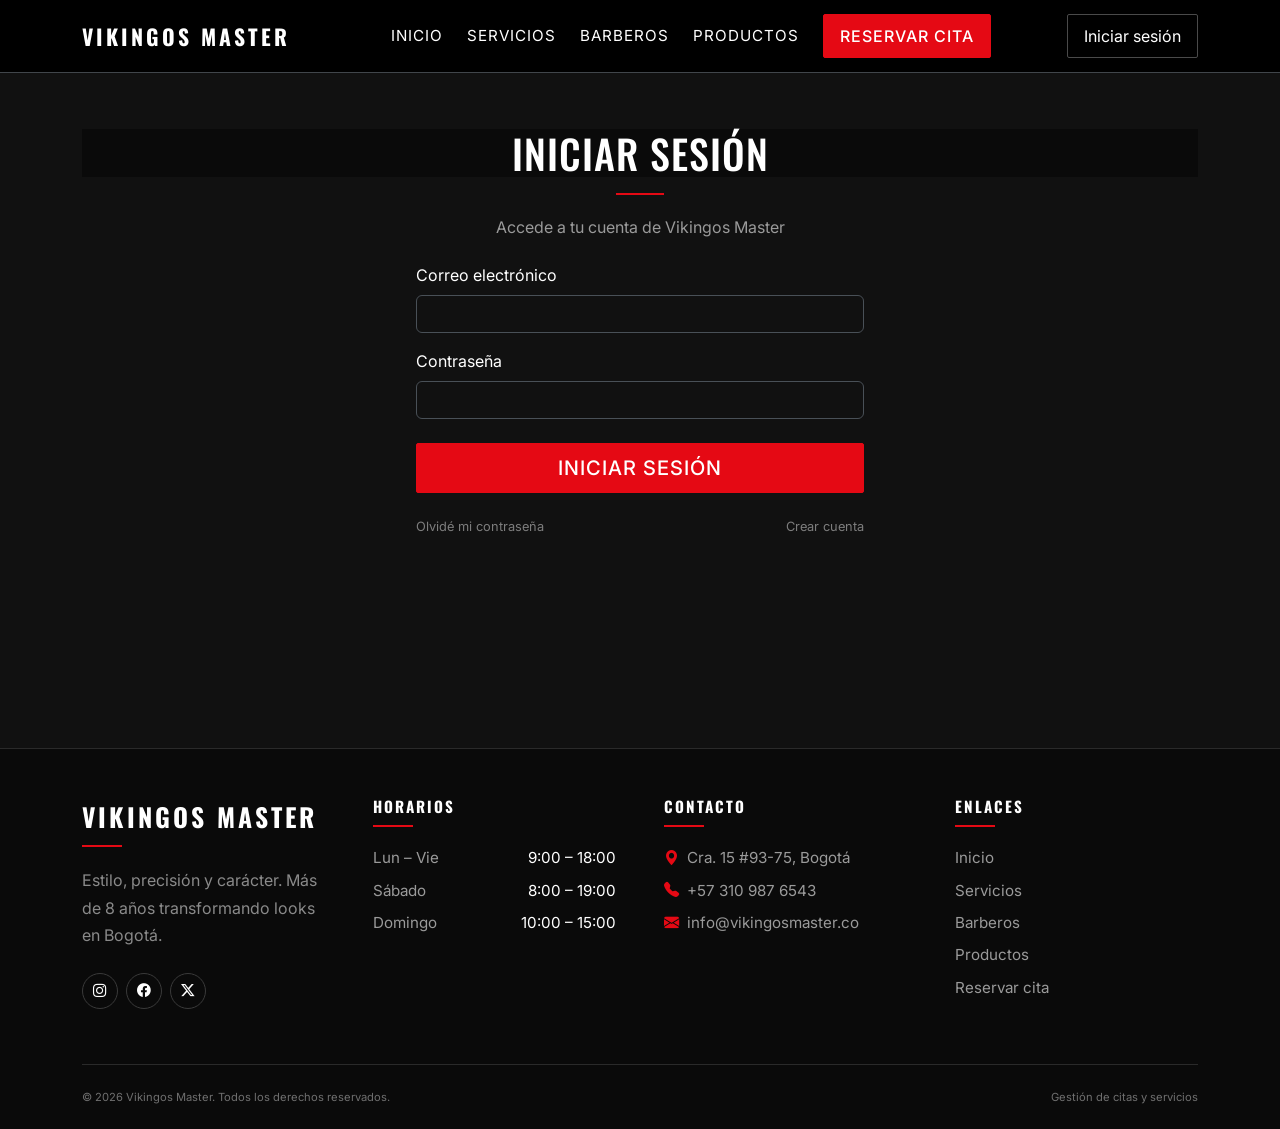
<file: _docs_/trim03/06_Prototipo_Navegable/users/login.html>
<!DOCTYPE html>
<html lang="es" data-bs-theme="dark">
<head>
  <meta charset="UTF-8">
  <meta name="viewport" content="width=device-width, initial-scale=1">
  <title>Iniciar sesión | Vikingos Master</title>

  <link rel="stylesheet" href="../assets/css/bootstrap.min.css">
  <link href="https://cdn.jsdelivr.net/npm/bootstrap-icons@1.11.3/font/bootstrap-icons.css" rel="stylesheet">
  <link href="https://fonts.googleapis.com/css2?family=Oswald:wght@500;600;700&family=Inter:wght@400;500&display=swap" rel="stylesheet">
  <link rel="stylesheet" href="../assets/css/styles.css">
</head>
<body>

  <!--  NAVBAR  -->
  <nav class="navbar navbar-expand-lg navbar-dark bg-black sticky-top border-bottom border-secondary-subtle">
    <div class="container">

      <a class="navbar-brand logo-text" href="index.html#inicio">VIKINGOS MASTER</a>

      <button class="navbar-toggler" type="button"
              data-bs-toggle="collapse" data-bs-target="#menuPrincipal"
              aria-controls="menuPrincipal" aria-expanded="false" aria-label="Abrir menú">
        <span class="navbar-toggler-icon"></span>
      </button>

      <div class="collapse navbar-collapse" id="menuPrincipal">

        <ul class="navbar-nav mx-lg-auto align-items-lg-center mb-3 mb-lg-0 gap-lg-2">
          <li class="nav-item"><a class="nav-link" href="index.html#inicio">INICIO</a></li>
          <li class="nav-item"><a class="nav-link" href="index.html#servicios">SERVICIOS</a></li>
          <li class="nav-item"><a class="nav-link" href="index.html#barberos">BARBEROS</a></li>
          <li class="nav-item"><a class="nav-link" href="index.html#productos">PRODUCTOS</a></li>
          <li class="nav-item ms-lg-2">
            <a href="../pages/reservar.html" class="btn btn-vikingo">RESERVAR CITA</a>
          </li>
        </ul>

        <a href="login.html" class="btn btn-login">Iniciar sesión</a>

      </div>
    </div>
  </nav>

  <!-- PASO 12: INICIAR SESIÓN -->
  <main class="auth-section section-dark">
    <div class="container">

      <div class="text-center mb-4">
        <h1 class="section-title">INICIAR SESIÓN</h1>
        <span class="section-line"></span>
        <p class="auth-subtitle">Accede a tu cuenta de Vikingos Master</p>
      </div>

      <div class="form-card auth-card mx-auto">

    

        <form id="formLogin">

          <div class="mb-3">
            <label for="correo" class="form-label">Correo electrónico</label>
            <input type="email" id="correo" name="correo" class="form-control"
                   autocomplete="email" required>
          </div>

          <div class="mb-3">
            <label for="clave" class="form-label">Contraseña</label>
            <input type="password" id="clave" name="clave" class="form-control"
                   minlength="4" autocomplete="current-password" required>
          </div>

          <div class="d-grid mt-4">
            <button type="submit" class="btn btn-vikingo btn-lg">INICIAR SESIÓN</button>
          </div>

          <div class="auth-links d-flex justify-content-between mt-4">
            <a href="#">Olvidé mi contraseña</a>
            <a href="user_create.html">Crear cuenta</a>
          </div>

        </form>
      </div>

    </div>
  </main>

  <!-- ========== FOOTER ========== -->
  <footer class="site-footer pt-5">
    <div class="container">

      <div class="row g-5 pb-5">

        <div class="col-md-6 col-lg-3">
          <p class="footer-brand logo-text">VIKINGOS MASTER</p>
          <span class="footer-line"></span>
          <p class="footer-text">Estilo, precisión y carácter. Más de 8 años transformando looks en Bogotá.</p>
          <div class="d-flex gap-2">
            <a href="#" class="social-btn" aria-label="Instagram"><i class="bi bi-instagram"></i></a>
            <a href="#" class="social-btn" aria-label="Facebook"><i class="bi bi-facebook"></i></a>
            <a href="#" class="social-btn" aria-label="X (Twitter)"><i class="bi bi-twitter-x"></i></a>
          </div>
        </div>

        <div class="col-md-6 col-lg-3">
          <h3 class="footer-title">Horarios</h3>
          <span class="footer-line"></span>
          <ul class="list-unstyled footer-list">
            <li class="d-flex justify-content-between"><span>Lun – Vie</span><span class="text-white">9:00 – 18:00</span></li>
            <li class="d-flex justify-content-between"><span>Sábado</span><span class="text-white">8:00 – 19:00</span></li>
            <li class="d-flex justify-content-between"><span>Domingo</span><span class="text-white">10:00 – 15:00</span></li>
          </ul>
        </div>

        <div class="col-md-6 col-lg-3">
          <h3 class="footer-title">Contacto</h3>
          <span class="footer-line"></span>
          <ul class="list-unstyled footer-list">
            <li><i class="bi bi-geo-alt-fill text-vikingo me-2"></i>Cra. 15 #93-75, Bogotá</li>
            <li><i class="bi bi-telephone-fill text-vikingo me-2"></i>+57 310 987 6543</li>
            <li><i class="bi bi-envelope-fill text-vikingo me-2"></i>info@vikingosmaster.co</li>
          </ul>
        </div>

        <div class="col-md-6 col-lg-3">
          <h3 class="footer-title">Enlaces</h3>
          <span class="footer-line"></span>
          <ul class="list-unstyled footer-list">
            <li><a href="index.html#inicio">Inicio</a></li>
            <li><a href="index.html#servicios">Servicios</a></li>
            <li><a href="index.html#barberos">Barberos</a></li>
            <li><a href="index.html#productos">Productos</a></li>
            <li><a href="../pages/reservar.html">Reservar cita</a></li>
          </ul>
        </div>

      </div>

      <div class="footer-bottom d-flex flex-wrap justify-content-between gap-2 py-4">
        <small>&copy; 2026 Vikingos Master. Todos los derechos reservados.</small>
        <small>Gestión de citas y servicios</small>
      </div>

    </div>
  </footer>

  <script src="https://cdn.jsdelivr.net/npm/bootstrap@5.3.3/dist/js/bootstrap.bundle.min.js"></script>
<script src="../js/datos.js"></script>
<script src="../js/sesion.js"></script>
<script src="../js/main.js"></script>
</body>
</html>
</file>
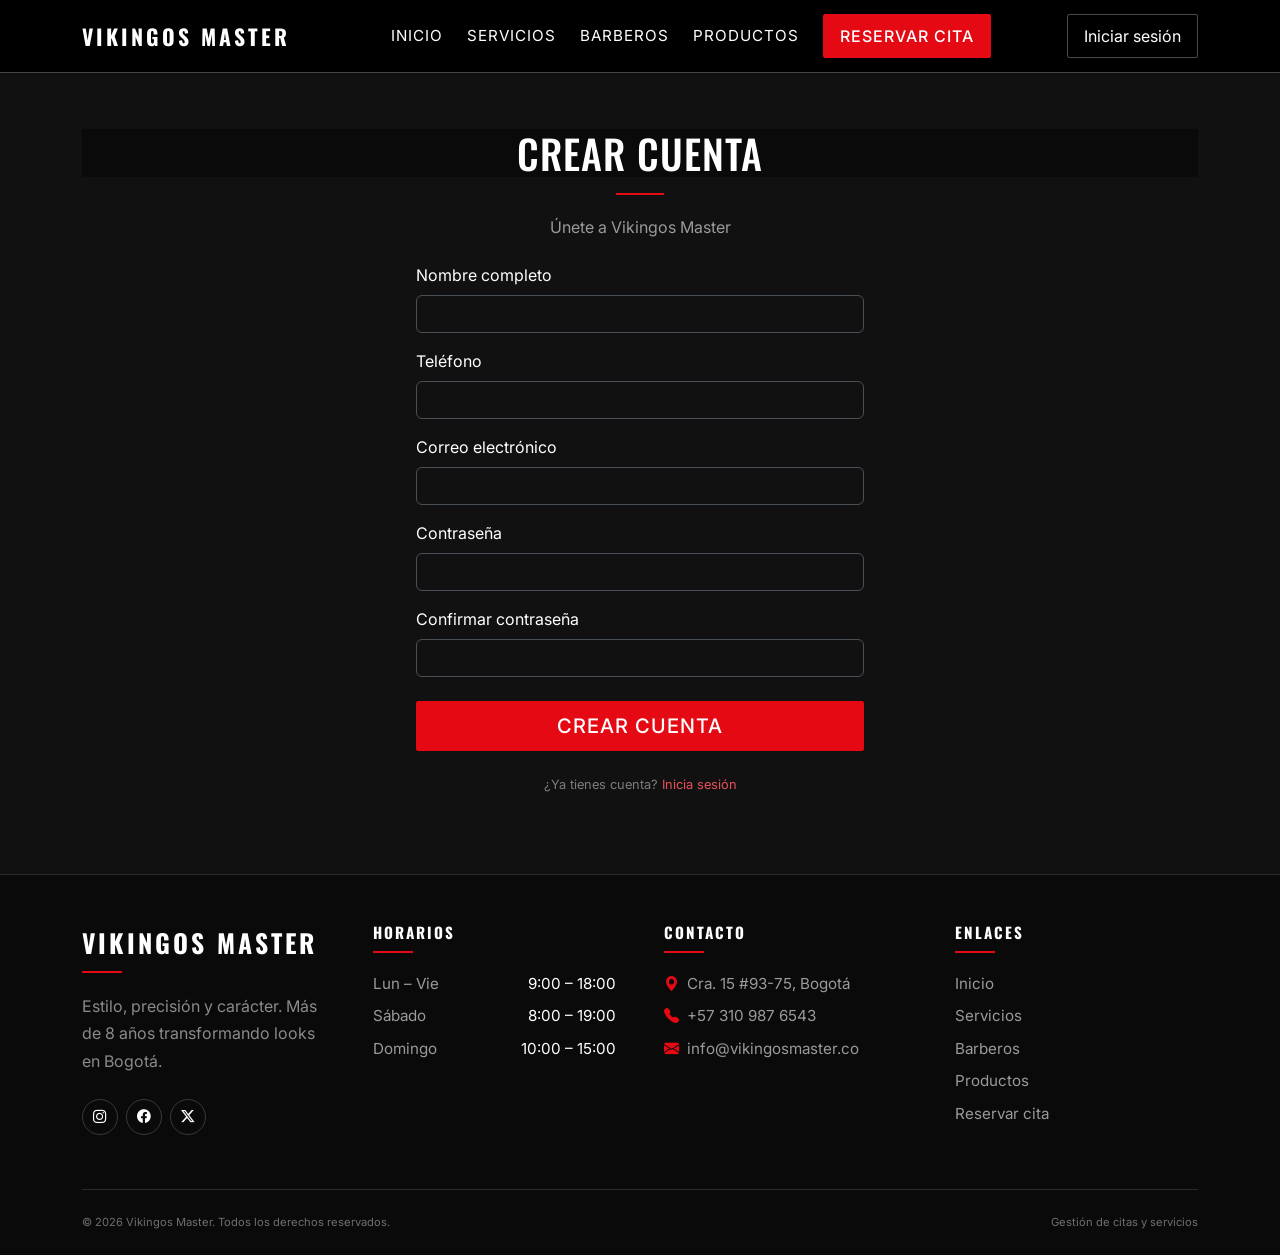
<file: _docs_/trim03/06_Prototipo_Navegable/users/user_create.html>
<!DOCTYPE html>
<html lang="es" data-bs-theme="dark">
<head>
  <meta charset="UTF-8">
  <meta name="viewport" content="width=device-width, initial-scale=1">
  <title>Crear cuenta | Vikingos Master</title>

  <link rel="stylesheet" href="../assets/css/bootstrap.min.css">
  <link href="https://cdn.jsdelivr.net/npm/bootstrap-icons@1.11.3/font/bootstrap-icons.css" rel="stylesheet">
  <link href="https://fonts.googleapis.com/css2?family=Oswald:wght@500;600;700&family=Inter:wght@400;500&display=swap" rel="stylesheet">
  <link rel="stylesheet" href="../assets/css/styles.css">
</head>
<body>

  <!--  NAVBAR  -->
  <nav class="navbar navbar-expand-lg navbar-dark bg-black sticky-top border-bottom border-secondary-subtle">
    <div class="container">

      <a class="navbar-brand logo-text" href="index.html#inicio">VIKINGOS MASTER</a>

      <button class="navbar-toggler" type="button"
              data-bs-toggle="collapse" data-bs-target="#menuPrincipal"
              aria-controls="menuPrincipal" aria-expanded="false" aria-label="Abrir menú">
        <span class="navbar-toggler-icon"></span>
      </button>

      <div class="collapse navbar-collapse" id="menuPrincipal">

        <ul class="navbar-nav mx-lg-auto align-items-lg-center mb-3 mb-lg-0 gap-lg-2">
          <li class="nav-item"><a class="nav-link" href="index.html#inicio">INICIO</a></li>
          <li class="nav-item"><a class="nav-link" href="index.html#servicios">SERVICIOS</a></li>
          <li class="nav-item"><a class="nav-link" href="index.html#barberos">BARBEROS</a></li>
          <li class="nav-item"><a class="nav-link" href="index.html#productos">PRODUCTOS</a></li>
          <li class="nav-item ms-lg-2">
            <a href="../pages/reservar.html" class="btn btn-vikingo">RESERVAR CITA</a>
          </li>
        </ul>

        <a href="login.html" class="btn btn-login">Iniciar sesión</a>

      </div>
    </div>
  </nav>

<!-- ========== PASO 13: CREAR CUENTA ========== -->
  <main class="auth-section section-dark">
    <div class="container">

      <div class="text-center mb-4">
        <h1 class="section-title">CREAR CUENTA</h1>
        <span class="section-line"></span>
        <p class="auth-subtitle">Únete a Vikingos Master</p>
      </div>

      <div class="form-card auth-card mx-auto">
        <form id="formRegistro">

          <div class="mb-3">
            <label for="nombre" class="form-label">Nombre completo</label>
            <input type="text" id="nombre" name="nombre" class="form-control"
                   autocomplete="name" required>
          </div>

          <div class="mb-3">
            <label for="telefono" class="form-label">Teléfono</label>
            <input type="tel" id="telefono" name="telefono" class="form-control"
                   pattern="[0-9]{7,10}" inputmode="numeric"
                   title="Escribe solo números (7 a 10 dígitos)"
                   autocomplete="tel" required>
          </div>

          <div class="mb-3">
            <label for="correo" class="form-label">Correo electrónico</label>
            <input type="email" id="correo" name="correo" class="form-control"
                   autocomplete="email" required>
          </div>

          <div class="mb-3">
            <label for="clave" class="form-label">Contraseña</label>
            <input type="password" id="clave" name="clave" class="form-control"
                   minlength="4" autocomplete="new-password" required>
          </div>

          <div class="mb-3">
            <label for="confirmarClave" class="form-label">Confirmar contraseña</label>
            <input type="password" id="confirmarClave" name="confirmarClave" class="form-control"
                   minlength="4" autocomplete="new-password" required>
          </div>

          <div class="d-grid mt-4">
            <button type="submit" class="btn btn-vikingo btn-lg">CREAR CUENTA</button>
          </div>

          <p class="auth-switch text-center mt-4 mb-0">
            ¿Ya tienes cuenta? <a href="login.html">Inicia sesión</a>
          </p>

        </form>
      </div>

    </div>
  </main>



  <!-- ========== FOOTER ========== -->
  <footer class="site-footer pt-5">
    <div class="container">

      <div class="row g-5 pb-5">

        <div class="col-md-6 col-lg-3">
          <p class="footer-brand logo-text">VIKINGOS MASTER</p>
          <span class="footer-line"></span>
          <p class="footer-text">Estilo, precisión y carácter. Más de 8 años transformando looks en Bogotá.</p>
          <div class="d-flex gap-2">
            <a href="#" class="social-btn" aria-label="Instagram"><i class="bi bi-instagram"></i></a>
            <a href="#" class="social-btn" aria-label="Facebook"><i class="bi bi-facebook"></i></a>
            <a href="#" class="social-btn" aria-label="X (Twitter)"><i class="bi bi-twitter-x"></i></a>
          </div>
        </div>

        <div class="col-md-6 col-lg-3">
          <h3 class="footer-title">Horarios</h3>
          <span class="footer-line"></span>
          <ul class="list-unstyled footer-list">
            <li class="d-flex justify-content-between"><span>Lun – Vie</span><span class="text-white">9:00 – 18:00</span></li>
            <li class="d-flex justify-content-between"><span>Sábado</span><span class="text-white">8:00 – 19:00</span></li>
            <li class="d-flex justify-content-between"><span>Domingo</span><span class="text-white">10:00 – 15:00</span></li>
          </ul>
        </div>

        <div class="col-md-6 col-lg-3">
          <h3 class="footer-title">Contacto</h3>
          <span class="footer-line"></span>
          <ul class="list-unstyled footer-list">
            <li><i class="bi bi-geo-alt-fill text-vikingo me-2"></i>Cra. 15 #93-75, Bogotá</li>
            <li><i class="bi bi-telephone-fill text-vikingo me-2"></i>+57 310 987 6543</li>
            <li><i class="bi bi-envelope-fill text-vikingo me-2"></i>info@vikingosmaster.co</li>
          </ul>
        </div>

        <div class="col-md-6 col-lg-3">
          <h3 class="footer-title">Enlaces</h3>
          <span class="footer-line"></span>
          <ul class="list-unstyled footer-list">
            <li><a href="index.html#inicio">Inicio</a></li>
            <li><a href="index.html#servicios">Servicios</a></li>
            <li><a href="index.html#barberos">Barberos</a></li>
            <li><a href="index.html#productos">Productos</a></li>
            <li><a href="../pages/reservar.html">Reservar cita</a></li>
          </ul>
        </div>

      </div>

      <div class="footer-bottom d-flex flex-wrap justify-content-between gap-2 py-4">
        <small>&copy; 2026 Vikingos Master. Todos los derechos reservados.</small>
        <small>Gestión de citas y servicios</small>
      </div>

    </div>
  </footer>

  <script src="https://cdn.jsdelivr.net/npm/bootstrap@5.3.3/dist/js/bootstrap.bundle.min.js"></script>
<script src="../js/datos.js"></script>
<script src="../js/sesion.js"></script>
<script src="../js/main.js"></script>
</body>
</html>
</file>
<file: _docs_/trim03/06_Prototipo_Navegable/assets/css/styles.css>
/* 
   VIKINGOS MASTER - Estilos globales
 */

/* 1. VARIABLES */
:root {
  --vikingo-red: #e50914;
  --vikingo-red-dark: #b8070f;
  --bg-main: #111111;
  --bg-card: #1a1a1a;
  --border-subtle: #2a2a2a;
  --text-muted-custom: #b5b5b5;

  --bs-body-bg: var(--bg-main);
  --bs-body-color: #ffffff;
  --bs-body-font-family: 'Inter', sans-serif;
}

/* 2. BASE GLOBAL */
body {
  background-color: var(--bg-main);
  color: #fff;
  font-family: var(--bs-body-font-family);
}

h1, h2, h3, h4, h5, h6,
.logo-text {
  font-family: 'Oswald', sans-serif;
  text-transform: uppercase;
  letter-spacing: 1px;
}

/* 3. CLASES DE MARCA */
.text-vikingo {
  color: var(--vikingo-red) !important;
}

.btn-vikingo {
  background-color: var(--vikingo-red);
  border-color: var(--vikingo-red);
  color: #fff;
  font-weight: 500;
  letter-spacing: 1px;
  border-radius: 2px;
  padding: 0.55rem 1rem;
}

.btn-vikingo:hover,
.btn-vikingo:focus {
  background-color: var(--vikingo-red-dark);
  border-color: var(--vikingo-red-dark);
  color: #fff;
}

/* 4. NAVBAR */
.navbar {
  padding-block: 0.9rem;
}

.navbar .logo-text {
  font-size: 1.35rem;
  font-weight: 700;
  letter-spacing: 3px;
  color: #fff;
}

.navbar .nav-link {
  font-weight: 400;
  letter-spacing: 1px;
  font-size: 0.95rem;
  color: #fff;
  transition: color 0.2s ease;
}

.navbar .nav-link:hover,
.navbar .nav-link.active {
  color: var(--vikingo-red);
}

.btn-login {
  color: #fff;
  background: transparent;
  border: 1px solid #4a4a4a;
  border-radius: 2px;
  padding: 0.55rem 1rem;
}

.btn-login:hover,
.btn-login:focus {
  color: #fff;
  border-color: #fff;
}

/* 5. HERO */
html {
    scroll-padding-top: 80px; /* para que el navbar fijo no tape las secciones al navegar */
    }

    .hero {
  min-height: 85vh;
  background:
    linear-gradient(90deg,
      rgba(0, 0, 0, 0.95) 0%,
      rgba(0, 0, 0, 0.85) 45%,
      rgba(0, 0, 0, 0.4) 100%),
    url("../../img/fondo.jpg") center / cover no-repeat;
  background-color: #000; /* respaldo si la imagen no carga */
}
.hero-eyebrow {
    color: var(--vikingo-red);
    font-size: 0.8rem;
    letter-spacing: 4px;
    margin-bottom: 1rem;
    }

    .hero-tittle {
        font-size: clamp(3.5rem, 9vw, 6.5rem); /* se adapta al tamaño de pantalla */
        font-weight: 700;
        line-height: 1;
        letter-spacing: 2px;
        margin-bottom: 1.5rem;
}
.hero-subtitle {
    font-size: 1.25rem;
    color: #d9d9d9;
    margin-bottom: 0.75rem;
    }

    .hero-text {
        color: var(--text-muted-custom);
        font-size: 1.05rem;
        line-height: 1.7;
        max-width: 480px;
        }

        /* boton transparente con borde blanco, esquinas rectas */
        .btn-outline-white {
            color: #fff;
            background: transparent;
            border: 1px solid #fff;
            border-radius: 2px;
            font-weight: 500;
            letter-spacing: 1px;
        }

    .btn-outline-white:hover,
    .btn-outline-white:focus {
        background-color: #fff;
        color: #000;
    }

    /* 6. barra estadisticas */
    .stats-bar {
      background-color: var(--vikingo-red);
      color: #fff;
    }

    .stat-number {
      font-family: "Oswald", sans-serif;
      font-size: 2.5rem;
      font-weight: 700;
      line-height: 1.1;
    }
    .stat-label {
      font-size: 0.8rem;
      text-transform: uppercase;
      text-spacing: 2px;
    }
    /* 7. SECCIONES REUTILIZABLES */
    .section-padding {
      padding-block: 5rem;
    }

    .section-title {
      background-color: #0a0a0a;
    }
    .section-eyebrow {
      color: var(--vikingo-red);
      font-size: 0.8rem;
      letter-spacing: 4px;
      margin-bottom: 0.5rem;
    }
    .section-line {
      display: block;
      width: 48px;
      height: 2px;
      background-color: var(--vikingo-red);
      margin: 1rem auto 0;
    }

    /* 8. SERVICIOS */
    .service-card {
      --bs-card-bg: #131313;
      --bs-card-border-color: var(--border-subtle);
      --bs-card-border-radius: 2px;
      --bs-card-inner-border-radius: 1px;
      transition: border-color 0.25s ease, transform 0.25s ease;
    }

    .service-card:hover {
      --bs-card-border-color: var(--vikingo-red);
      transform: translateY(-4px);
    }
    .service-card .card-img-top {
      height: 190px;
      object-fit: cover;
    }
    .badge-vikingo {
      background-color: var(--vikingo-red);
      color: #fff;
      font-weight: 400;
      font-size: 0.75rem;
      border-radius: 2px;
      padding: 0.4rem 0.6rem;
    }
    .service-title {
      font-size: 1.15rem;
      font-weight: 600;
      margin-bottom: 0.4rem;
    }
    .service-desc {
      color: var(--text-muted-custom);
      font-size: 0.85rem;
      lineheight: 1.25rem;
    }
    .service-link {
      color: var(--vikingo-red);
      font-size: 0.8rem;
      font-weight: 500;
      letter-decoration: none;
    }
    .service-link:hover {
      color: #fff;
    }

    /* 9. BARBEROS  */
    .barber-photo {
      width: 175px;
      height: 175px;
      object-fit: cover;
      border: 2px solid #3a2a2c;
    }

    .barber-name {
      font-size: 1.4rem;
      font-weight: 700;
      margin-bottom: 0.4rem;
    }

    .barber-specialty {
      color: #e8505b;
      font-size: 0.95rem;
      margin-bottom: 0.4rem;
    }
    
    .barber-specialty {
      color: #e8505b;
      font-size: 0.95rem;
      margin-bottom: 0.3rem;
    }

    .barber-exp {
      color: #7d7d7d;
      font-size: 0.8rem;
      margin: 0;
    }

    /* 10. cita reservar  */
.cta-section {
  padding-block: 6rem;
  background:
    linear-gradient(rgba(0, 0, 0, 0.9), rgba(0, 0, 0, 0.9)),
    url("../../img/fondo.jpg") center / cover no-repeat;
  background-color: #000; /* respaldo si la imagen no carga */
}

.cta-title {
  font-size: clamp(2.6rem, 6vw, 4rem);
  font-weight: 700;
  line-height: 1.05;
  max-width: 420px;
  margin: 0 auto 1.25rem;
}

.cta-text {
  color: #d0d0d0;
  font-size: 1.1rem;
  line-height: 1.6;
  max-width: 520px;
  margin: 0 auto 2rem;
}

/* 11. PRODUCTOS */
.product-card .card-img-top {
  height: 145px;   /* más baja que las de servicios (190px) */
}

.product-category {
  color: #777;
  font-size: 0.75rem;
  letter-spacing: 1.5px;
  text-transform: uppercase;
  margin-bottom: 0.25rem;
}

.product-name {
  font-weight: 500;
  font-size: 1rem;
  margin-bottom: 0.35rem;
}

.product-price {
  color: var(--vikingo-red);
  font-weight: 700;
  font-size: 0.95rem;
  margin: 0;
}

/* 12 PIE DE PAGINA */
.site-footer {
  background-color: #0a0a0a;
  border-top: 1px solid var(--border-subtle);
}

.footer-brand {
  font-size: 1.6rem;
  font-weight: 700;
  letter-spacing: 3px;
  color: #fff;
  margin-bottom: 0.6rem;
}

.footer-title {
  font-size: 0.95rem;
  font-weight: 700;
  letter-spacing: 2px;
  margin-bottom: 0.6rem;
}

.footer-line {
  display: block;
  width: 40px;
  height: 2px;
  background-color: var(--vikingo-red);
  margin-bottom: 1.25rem;
}

.footer-text {
  color: #8a8a8a;
  line-height: 1.7;
  max-width: 260px;
  margin-bottom: 1.5rem;
}

.footer-list li {
  color: #9a9a9a;
  font-size: 0.95rem;
  margin-bottom: 0.6rem;
}

.footer-list a {
  color: #9a9a9a;
  text-decoration: none;
  transition: color 0.2s ease;
}

.footer-list a:hover {
  color: var(--vikingo-red);
}

.social-btn {
  display: inline-flex;
  align-items: center;
  justify-content: center;
  width: 36px;
  height: 36px;
  border: 1px solid #3a3a3a;
  border-radius: 50%;
  color: #fff;
  font-size: 0.85rem;
  text-decoration: none;
  transition: background-color 0.2s ease, border-color 0.2s ease;
}

.social-btn:hover {
  background-color: var(--vikingo-red);
  border-color: var(--vikingo-red);
  color: #fff;
}

.footer-bottom {
  border-top: 1px solid var(--border-subtle);
  color: #6f6f6f;
  font-size: 0.8rem;
}



/* 15. PÁGINA SERVICIOS  */



.services-page {
  padding-block: 4rem 5rem;
}

/* El "marco" de la foto */
.service-media {
  position: relative;
  flex: 0 0 225px;
  min-height: 200px;
}

.service-media img {
  position: absolute;
  inset: 0;
  width: 100%;
  height: 100%;
  object-fit: cover;
}

.services-page .card-body {
  padding: 1.5rem;
}

.services-page .service-title {
  font-size: 1.6rem;
  font-weight: 600;
}

.services-page .service-desc {
  margin-bottom: 0.75rem;
}

.service-includes {
  color: #22c55e;
  font-size: 0.8rem;
  margin-bottom: 1rem;
}

.services-page .service-price {
  font-family: 'Oswald', sans-serif;
  font-size: 1.6rem;
  font-weight: 700;
  color: var(--vikingo-red);
}


/* 16. LOGIN / REGISTRO */
.auth-section {
  padding-block: 3.5rem 5rem;
  min-height: 75vh;
}

.auth-subtitle {
  color: #9a9a9a;
  margin: 1.25rem 0 0;
}

.auth-card {
  max-width: 448px;
}

.demo-box {
  background-color: #1f1f1f;
  border: 1px solid #2e2e2e;
  border-radius: 2px;
  padding: 0.9rem 1rem;
  font-size: 0.8rem;
  color: #8a8a8a;
}

.demo-box strong {
  color: #d0d0d0;
  font-weight: 500;
}

.auth-links a {
  color: #7d7d7d;
  font-size: 0.8rem;
  text-decoration: none;
  transition: color 0.2s ease;
}

.auth-links a:hover {
  color: var(--vikingo-red);
}


/* 17. TEXTO "¿YA TIENES CUENTA?" */
.auth-switch {
  color: #7d7d7d;
  font-size: 0.8rem;
}

.auth-switch a {
  color: #e8505b;
  text-decoration: none;
}

.auth-switch a:hover {
  text-decoration: underline;
}

/* 18. PÁGINA PRODUCTOS (catálogo) */
.shop-section {
  padding-block: 3.5rem 5rem;
  min-height: 75vh;
}

/* Botones de filtro */
.filter-btn {
  background-color: transparent;
  color: #cfcfcf;
  border: 1px solid #3a3a3a;
  border-radius: 2px;
  padding: 0.5rem 1rem;
  font-size: 0.8rem;
  letter-spacing: 1px;
  transition: border-color 0.2s ease, color 0.2s ease;
}

.filter-btn:hover {
  border-color: #fff;
  color: #fff;
}

.filter-btn.active {
  background-color: var(--vikingo-red);
  border-color: var(--vikingo-red);
  color: #fff;
}

/* Fotos un poco más altas que las del inicio */
.shop-section .product-card .card-img-top {
  height: 176px;
}

/* Etiquetas de stock */
.badge-status {
  font-weight: 500;
  font-size: 0.75rem;
  border-radius: 2px;
  padding: 0.35rem 0.55rem;
}

.status-available {
  background-color: #166534;
  color: #86efac;
}

.status-low {
  background-color: #78350f;
  color: #fde047;
}

.status-out {
  background-color: #991b1b;
  color: #fecaca;
}

/* 19. NAVBAR CON SESIÓN */
.nav-user {
  display: flex;
  align-items: center;
  gap: 1rem;
}

.nav-user-name {
  color: #d9d9d9;
  font-size: 0.95rem;
}

.nav-user-exit {
  color: #e8505b;
  font-size: 0.95rem;
  text-decoration: none;
  transition: color 0.2s ease;
}

.nav-user-exit:hover {
  color: #fff;
}

/* 20. PANEL DEL CLIENTE */
.panel-section {
  padding-block: 2.5rem 5rem;
  min-height: 80vh;
}

.panel-container {
  max-width: 980px;
}

.panel-eyebrow {
  color: var(--vikingo-red);
  font-size: 0.8rem;
  letter-spacing: 4px;
  margin-bottom: 0.25rem;
}

.panel-title {
  font-size: clamp(2.2rem, 5vw, 3.2rem);
  font-weight: 700;
  margin-bottom: 2rem;
}

.panel-heading {
  font-size: 1.6rem;
  font-weight: 700;
  margin: 0;
}

/* Pestañas */
.panel-tabs {
  border-bottom: 1px solid var(--border-subtle);
  gap: 0.25rem;
}

.panel-tabs .nav-link {
  background: none;
  border: 0;
  border-bottom: 2px solid transparent;
  border-radius: 0;
  color: #9a9a9a;
  font-size: 0.85rem;
  letter-spacing: 1px;
  text-transform: uppercase;
  padding: 0.9rem 1rem;
}

.panel-tabs .nav-link:hover,
.panel-tabs .nav-link:focus {
  border-color: transparent;
  color: #fff;
}

.panel-tabs .nav-link.active {
  background: none;
  color: var(--vikingo-red);
  border-color: transparent transparent var(--vikingo-red);
}

/* Tarjeta de cita */
.appointment-card {
  background-color: #131313;
  border: 1px solid var(--border-subtle);
  border-radius: 2px;
  padding: 1.25rem 1.5rem;
}

.appointment-label {
  display: block;
  color: #7d7d7d;
  font-size: 0.8rem;
  margin-bottom: 0.15rem;
}

.appointment-value {
  color: #fff;
  font-weight: 500;
}

.badge-confirmed {
  background-color: #1e3a8a;
  color: #93c5fd;
  font-weight: 500;
  border-radius: 2px;
  padding: 0.4rem 0.6rem;
}

.badge-done {
  background-color: #3f3f46;
  color: #d4d4d8;
  font-weight: 500;
  border-radius: 2px;
  padding: 0.4rem 0.6rem;
}

.btn-edit {
  color: #60a5fa;
  background: transparent;
  border: 1px solid #3a3a3a;
  border-radius: 2px;
}

.btn-edit:hover {
  color: #60a5fa;
  border-color: #60a5fa;
}

.btn-cancel {
  color: #e8505b;
  background: transparent;
  border: 1px solid #5c1a1f;
  border-radius: 2px;
}

.btn-cancel:hover {
  color: #e8505b;
  border-color: var(--vikingo-red);
  background-color: rgba(229, 9, 20, 0.12);
}

/* Tarjeta pequeña de servicio */
.mini-card {
  display: flex;
  align-items: center;
  gap: 1rem;
  background-color: #131313;
  border: 1px solid var(--border-subtle);
  border-radius: 2px;
  padding: 1.25rem;
}

.mini-card img {
  width: 80px;
  height: 80px;
  object-fit: cover;
  border-radius: 2px;
  flex-shrink: 0;
}

.mini-card h3 {
  font-size: 1.25rem;
  font-weight: 700;
  margin: 0 0 0.25rem;
}

.mini-card .service-price {
  font-size: 1.1rem;
  margin: 0 0 0.25rem;
}

.mini-card .service-includes {
  margin: 0 0 0.25rem;
}

/* Campo apagado (no editable) */
.form-card .form-control:disabled {
  background-color: #1b1b1b;
  color: #777;
}

/* 21. VENTANA EMERGENTE (MODAL) */

/* El fondo oscurecido y desenfocado */
.modal-backdrop {
  --bs-backdrop-bg: #000;
  --bs-backdrop-opacity: 0.7;
  backdrop-filter: blur(4px);
}

.vm-modal .modal-content {
  background-color: #151515;
  border: 1px solid var(--border-subtle);
  border-radius: 6px;
}

.vm-modal .modal-header {
  border-bottom: 1px solid var(--border-subtle);
  padding: 1.25rem 1.5rem;
}

.vm-modal .modal-title {
  font-size: 1.3rem;
  font-weight: 700;
}

.vm-modal .modal-body {
  padding: 1.5rem;
}

.vm-modal .modal-footer {
  border-top: 0;
  padding: 0 1.5rem 1.5rem;
  gap: 0.75rem;
}

/* Campos del formulario dentro de la ventana */
.vm-modal .form-label {
  color: #9a9a9a;
  font-size: 0.8rem;
  letter-spacing: 1px;
  text-transform: uppercase;
  margin-bottom: 0.4rem;
}

.vm-modal .form-control,
.vm-modal .form-select {
  background-color: #222;
  border: 1px solid #333;
  border-radius: 2px;
  color: #fff;
  padding: 0.75rem 1rem;
}

.vm-modal .form-control:focus,
.vm-modal .form-select:focus {
  background-color: #222;
  border-color: var(--vikingo-red);
  box-shadow: 0 0 0 0.2rem rgba(229, 9, 20, 0.25);
  color: #fff;
}

/* Botón gris "Cancelar" */
.btn-modal-cancel {
  background-color: transparent;
  color: #9a9a9a;
  border: 1px solid #333;
  border-radius: 2px;
}

.btn-modal-cancel:hover {
  color: #fff;
  border-color: #fff;
}

/* 22. PANEL DE ADMINISTRACIÓN */

/* Que las pestañas no se partan en dos renglones */
.panel-tabs .nav-link {
  white-space: nowrap;
}

/* Tarjetitas del encabezado */
.stat-box {
  min-width: 92px;
  text-align: center;
  background-color: #131313;
  border: 1px solid var(--border-subtle);
  border-radius: 4px;
  padding: 0.6rem 0.9rem;
}

.stat-box-number {
  display: block;
  font-family: 'Oswald', sans-serif;
  font-size: 1.5rem;
  font-weight: 700;
  color: var(--vikingo-red);
  line-height: 1.1;
}

.stat-box-label {
  display: block;
  font-size: 0.75rem;
  color: #9a9a9a;
}

/* Alerta de stock bajo */
.stock-alert {
  background-color: #2b1a08;
  border: 1px solid #92400e;
  border-radius: 4px;
  padding: 1rem 1.25rem;
}

.stock-alert-icon {
  color: #facc15;
  font-size: 1.2rem;
  line-height: 1.2;
}

.stock-alert-title {
  color: #fde047;
  font-weight: 500;
  margin: 0 0 0.15rem;
}

.stock-alert-detail {
  color: #b59a6b;
  font-size: 0.8rem;
  margin: 0;
}

.btn-stock {
  background-color: transparent;
  color: #fcd34d;
  border: 1px solid #b45309;
  border-radius: 2px;
  font-size: 0.85rem;
}

.btn-stock:hover {
  color: #fcd34d;
  background-color: rgba(250, 204, 21, 0.12);
  border-color: #fcd34d;
}

/* Filtro por barbero */
.admin-filter-label {
  color: #9a9a9a;
  font-size: 0.8rem;
  letter-spacing: 1px;
  text-transform: uppercase;
  margin: 0;
}

.admin-select {
  background-color: #222;
  border: 1px solid #333;
  border-radius: 2px;
  color: #fff;
  min-width: 140px;
}

.admin-select:focus {
  background-color: #222;
  border-color: var(--vikingo-red);
  box-shadow: 0 0 0 0.2rem rgba(229, 9, 20, 0.25);
  color: #fff;
}

/* Tabla */
.admin-table-wrap {
  border: 1px solid var(--border-subtle);
  border-radius: 4px;
  background-color: #0f0f0f;
}

.admin-table {
  --bs-table-bg: transparent;
  --bs-table-color: #fff;
  --bs-table-border-color: var(--border-subtle);
}

.admin-table thead th {
  background-color: #151515;
  color: #9a9a9a;
  font-size: 0.8rem;
  font-weight: 500;
  letter-spacing: 1px;
  text-transform: uppercase;
  padding: 1rem;
  white-space: nowrap;
}

.admin-table td {
  padding: 0.9rem 1rem;
}

.admin-table .cell-name {
  font-weight: 600;
}

.admin-table .cell-muted {
  color: #9a9a9a;
}

/* Estado "Cancelada" */
.badge-cancelled {
  background-color: #7f1d1d;
  color: #fca5a5;
  font-weight: 500;
  border-radius: 2px;
  padding: 0.4rem 0.6rem;
}

/* Acciones de la tabla: parecen enlaces, pero son botones */
.action-link {
  background: none;
  border: 0;
  padding: 0;
  font-size: 0.8rem;
}

.action-link:hover {
  text-decoration: underline;
}

.action-edit { color: #60a5fa; }
.action-confirm { color: #22c55e; }
.action-done { color: #9ca3af; }
.action-cancel { color: #e8505b; }

/* 23. PESTAÑA USUARIOS */

/* Colores de los roles */
.role-admin {
  background-color: #7f1d1d;
  color: #fca5a5;
}

.role-barber {
  background-color: #1e3a8a;
  color: #93c5fd;
}

.role-client {
  background-color: #3f3f46;
  color: #d4d4d8;
}

/* Estado "Inactivo" (el "Activo" ya existe: status-available) */
.status-inactive {
  background-color: #3f3f46;
  color: #9ca3af;
}

/* Texto atenuado para la fecha de registro */
.admin-table .cell-dim {
  color: #7d7d7d;
  font-size: 0.8rem;
}

/* Acción Activar / Desactivar */
.action-toggle {
  color: #eab308;
}

/* 24. SERVICIOS Y PRODUCTOS (admin) */

/* Precio en rojo, dentro de las tablas */
.admin-table .cell-price {
  color: #e8505b;
  font-weight: 700;
}

/* Acción Eliminar */
.action-delete {
  color: #e8505b;
}

/* 25. PESTAÑA INVENTARIO */

/* Tarjetas tipo semáforo */
.inv-tile {
  text-align: center;
  border: 1px solid;
  border-radius: 4px;
  padding: 1.1rem 1rem;
}

.inv-tile-number {
  display: block;
  font-family: 'Oswald', sans-serif;
  font-size: 1.8rem;
  font-weight: 700;
  line-height: 1.1;
}

.inv-tile-label {
  display: block;
  font-size: 0.85rem;
}

.inv-ok {
  background-color: #0d2b18;
  border-color: #166534;
}
.inv-ok .inv-tile-number { color: #4ade80; }
.inv-ok .inv-tile-label { color: #22a05a; }

.inv-low {
  background-color: #2b1a08;
  border-color: #92400e;
}
.inv-low .inv-tile-number { color: #facc15; }
.inv-low .inv-tile-label { color: #ca8a04; }

.inv-out {
  background-color: #2a0d10;
  border-color: #7f1d1d;
}
.inv-out .inv-tile-number { color: #f87171; }
.inv-out .inv-tile-label { color: #b45560; }

/* Recuadro de aviso */
.inv-alert {
  background-color: #2b1a08;
  border: 1px solid #92400e;
  border-radius: 4px;
  padding: 1rem 1.25rem;
}

.inv-alert-title {
  color: #fde047;
  font-size: 0.85rem;
  font-weight: 500;
  margin: 0 0 0.6rem;
}

/* 26. PESTAÑA VENTAS */

/* Tarjetas con totales */
.sales-stat {
  background-color: #131313;
  border: 1px solid var(--border-subtle);
  border-radius: 4px;
  padding: 1.1rem 1.25rem;
}

.sales-stat-label {
  display: block;
  color: #9a9a9a;
  font-size: 0.8rem;
  letter-spacing: 1px;
  text-transform: uppercase;
  margin-bottom: 0.35rem;
}

.sales-stat-value {
  display: block;
  font-family: 'Oswald', sans-serif;
  font-size: 2rem;
  font-weight: 700;
  line-height: 1.1;
  color: var(--vikingo-red);
}

/* Recuadros de las gráficas */
.chart-card {
  background-color: #131313;
  border: 1px solid var(--border-subtle);
  border-radius: 4px;
  padding: 1.25rem 1.5rem;
  height: 100%;
}

.chart-card-title {
  font-size: 0.95rem;
  font-weight: 700;
  letter-spacing: 1px;
  margin: 0 0 1rem;
}

.chart-box {
  height: 260px;
  display: flex;
  align-items: center;
  justify-content: center;
}

.chart-empty {
  color: #6f6f6f;
  font-size: 0.85rem;
  margin: 0;
}

/* Acción Imprimir */
.action-print {
  color: #9ca3af;
}

/* 14. CITA CONFIRMADA */
.confirm-card {
  max-width: 480px;
  background-color: #151515;
  border: 1px solid #22c55e;
  border-radius: 2px;
  padding: 2.5rem 2rem;
}

.confirm-icon {
  width: 64px;
  height: 64px;
  display: flex;
  align-items: center;
  justify-content: center;
  border-radius: 50%;
  background-color: rgba(34, 197, 94, 0.15);
  color: #22c55e;
  font-size: 1.8rem;
}

.confirm-title {
  font-size: 1.8rem;
  font-weight: 700;
  margin-bottom: 0.5rem;
}

.confirm-text {
  color: #9a9a9a;
  margin-bottom: 1.5rem;
}

.confirm-summary {
  background-color: #1f1f1f;
  border-radius: 2px;
  padding: 1rem 1.25rem;
  margin-bottom: 1.5rem;
}

.confirm-summary li {
  color: #8a8a8a;
  font-size: 0.9rem;
  margin-bottom: 0.5rem;
}

.confirm-summary li:last-child {
  margin-bottom: 0;
}

.confirm-summary strong {
  color: #fff;
  font-weight: 400;
}
</file>
